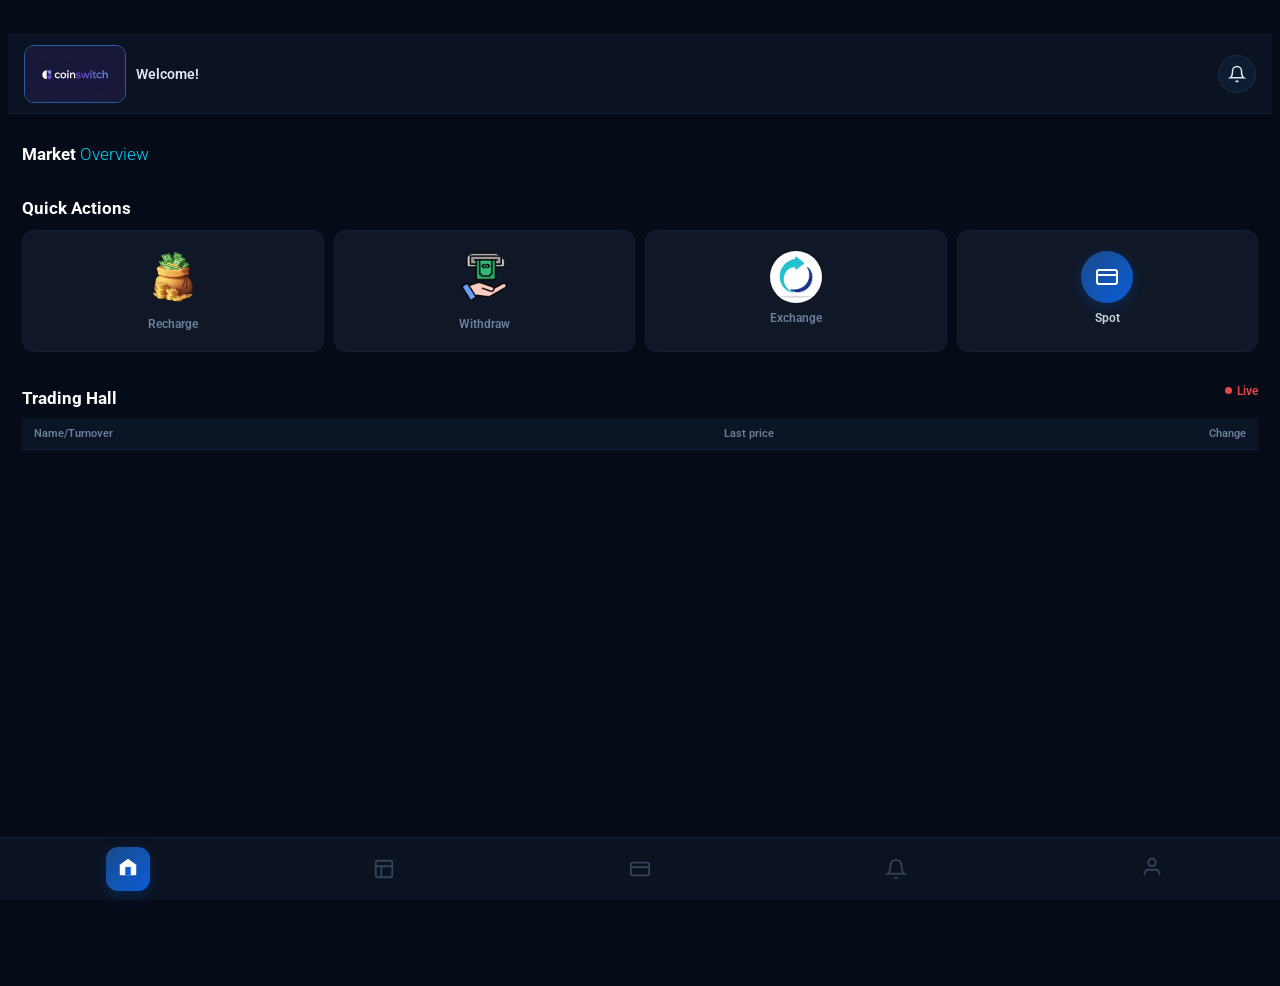
<file: index.html>
<!doctype html>
<html lang="en">
  <head>
    <script src="assets/js/script.js" defer></script>
    <meta charset="UTF-8" />
    <meta name="viewport" content="width=device-width, initial-scale=1.0" />
    <title>CoinSwtich</title>

    <link rel="preconnect" href="https://fonts.googleapis.com" />
    <link rel="preconnect" href="https://fonts.gstatic.com" crossorigin />
    <link
      href="https://fonts.googleapis.com/css2?family=Roboto:ital,wght@0,100..900;1,100..900&display=swap"
      rel="stylesheet"
    />
    <link rel="stylesheet" href="assets/css/style.css" />
  </head>
  <body>
    <!-- ═══════════════ TICKER ═══════════════ -->
    <div class="ticker-wrap">
      <div class="ticker-track" id="tickerTrack">
        <!-- items injected by JS -->
      </div>
    </div>

    <!-- ═══════════════ HEADER ═══════════════ -->
    <header>
      <div class="logo-wrap">
        <a href=""><img src="assets/images/CoinSwtich.png" alt="" /></a>
        <span class="welcome-text">Welcome!</span>
      </div>
      <a href="notification.html" class="bell-btn" style="text-decoration: none; color: inherit;">
        <svg
          viewBox="0 0 24 24"
          fill="none"
          stroke="currentColor"
          stroke-width="2"
          width="18"
          height="18"
        >
          <path d="M18 8A6 6 0 0 0 6 8c0 7-3 9-3 9h18s-3-2-3-9" />
          <path d="M13.73 21a2 2 0 0 1-3.46 0" />
        </svg>
      </a>
    </header>

    <!-- ═══════════════ MAIN ═══════════════ -->
    <main>
      <!-- Market Overview -->
      <section class="market-overview">
        <h1 class="section-title">Market <span>Overview</span></h1>
        <div class="market-cards">
          <!-- items injected by JS -->
        </div>
      </section>

      <!-- Quick Actions -->
      <section class="quick-actions">
        <h2 class="section-title">Quick Actions</h2>
        <div class="qa-grid">
          <div class="qa-card">
            <a href="recharge.html"
              ><img
                src="assets/images/recharge.png"
                alt="Recharge"
                style="
                  width: 52px;
                  height: 52px;
                  border-radius: 50%;
                  object-fit: cover;
                "
            /></a>

            <span class="qa-label">Recharge</span>
          </div>
          <div class="qa-card">
            <a href="withdraw.html">
              <img
                src="assets/images/withdraw.png"
                alt="Withdraw"
                style="
                  width: 52px;
                  height: 52px;
                  border-radius: 50%;
                  object-fit: cover;
                "
              />
            </a>

            <span class="qa-label">Withdraw</span>
          </div>
          <div class="qa-card">
            <a href="exchange.html" style="text-decoration: none; display: flex; flex-direction: column; align-items: center; gap: 8px;">
              <img
                src="assets/images/convert.jpg"
                alt="Convert"
                style="
                  width: 52px;
                  height: 52px;
                  border-radius: 50%;
                  object-fit: cover;
                "
              />
              <span class="qa-label">Exchange</span>
            </a>
          </div>
          <div class="qa-card">
            <a href="spot.html" style="text-decoration: none; display: flex; flex-direction: column; align-items: center; gap: 8px;">
              <div style="width: 52px; height: 52px; border-radius: 50%; background: linear-gradient(135deg, #1a4a8a, #0b5ed7); display: flex; align-items: center; justify-content: center; box-shadow: 0 4px 14px #0b5ed740;">
                <svg viewBox="0 0 24 24" fill="none" stroke="white" stroke-width="2" style="width: 24px; height: 24px;">
                  <rect x="2" y="5" width="20" height="14" rx="2" ry="2" />
                  <line x1="2" y1="10" x2="22" y2="10" />
                </svg>
              </div>
              <span class="qa-label" style="color: #c9d2de;">Spot</span>
            </a>
          </div>
        </div>
      </section>

      <!-- Trading Hall -->
      <section class="trading-hall">
        <div class="trading-hall-header">
          <h2 class="section-title" style="margin-bottom: 0">Trading Hall</h2>
          <div class="live-badge"><span class="live-dot"></span> Live</div>
        </div>

        <table class="trade-table">
          <thead>
            <tr>
              <th>Name/Turnover</th>
              <th style="text-align: center">Last price</th>
              <th style="text-align: right">Change</th>
            </tr>
          </thead>
          <tbody id="tradeBody"></tbody>
        </table>
      </section>
    </main>

    <!-- ═══════════════ BOTTOM NAV ═══════════════ -->
    <nav class="bottom-nav">
      <!-- Home -->
      <div class="nav-item active" id="nav-home">
        <div class="nav-icon-wrap">
          <a href="index.html">
            <svg
              viewBox="0 0 24 24"
              fill="white"
              xmlns="http://www.w3.org/2000/svg"
            >
              <path
                d="M3 9.5L12 3l9 6.5V20a1 1 0 0 1-1 1H4a1 1 0 0 1-1-1V9.5z"
              />
              <path d="M9 21V12h6v9" fill="#0b5ed7" />
            </svg>
          </a>
        </div>
      </div>
      <!-- Chart -->
      <div class="nav-item" id="nav-chart">
        <div class="nav-icon-wrap">
          <svg
            viewBox="0 0 24 24"
            fill="none"
            stroke="#6a7d9a"
            stroke-width="2"
          >
            <rect x="3" y="3" width="18" height="18" rx="2" />
            <path d="M3 9h18M9 21V9" />
          </svg>
        </div>
      </div>
      <!-- Spot -->
      <div class="nav-item" id="nav-spot">
        <div class="nav-icon-wrap">
          <a href="spot.html" style="color: inherit; display: flex; align-items: center; text-decoration: none;">
            <svg viewBox="0 0 24 24" fill="none" stroke="#6a7d9a" stroke-width="2">
              <rect x="2" y="5" width="20" height="14" rx="2" ry="2" />
              <line x1="2" y1="10" x2="22" y2="10" />
            </svg>
          </a>
        </div>
      </div>
      <!-- Notification -->
      <div class="nav-item" id="nav-notification">
        <div class="nav-icon-wrap">
          <a href="notification.html" style="color: inherit; display: flex; align-items: center; text-decoration: none;">
            <svg viewBox="0 0 24 24" fill="none" stroke="#6a7d9a" stroke-width="2">
              <path d="M18 8A6 6 0 0 0 6 8c0 7-3 9-3 9h18s-3-2-3-9" />
              <path d="M13.73 21a2 2 0 0 1-3.46 0" />
            </svg>
          </a>
        </div>
      </div>
      <!-- Profile -->
      <div class="nav-item" id="nav-profile">
        <div class="nav-icon-wrap">
          <a href="login.html"
            ><svg
              viewBox="0 0 24 24"
              fill="none"
              stroke="#6a7d9a"
              stroke-width="2"
            >
              <path d="M20 21v-2a4 4 0 0 0-4-4H8a4 4 0 0 0-4 4v2" />
              <circle cx="12" cy="7" r="4" /></svg
          ></a>
        </div>
      </div>
    </nav>
    <!-- ═══════════════ TRADING MODAL ═══════════════ -->
    <div id="tradingModal" class="trading-modal">
      <div class="tm-header">
        <div class="tm-header-left">
          <span class="tm-back" onclick="closeTradingModal()">
            <svg viewBox="0 0 24 24" width="24" height="24" stroke="currentColor" stroke-width="2" fill="none"><polyline points="15 18 9 12 15 6"></polyline></svg>
          </span>
          <h2 id="tmPair">XAUT/USDT</h2>
          <span id="tmChange" class="tm-change">-0.67%</span>
        </div>
        <div class="tm-header-right">
          <svg viewBox="0 0 24 24" width="20" height="20" fill="currentColor">
            <rect x="4" y="10" width="4" height="10" rx="1" />
            <rect x="10" y="4" width="4" height="16" rx="1" />
            <rect x="16" y="14" width="4" height="6" rx="1" />
            <line x1="6" y1="22" x2="6" y2="8" stroke="currentColor" stroke-width="1.5" />
            <line x1="12" y1="22" x2="12" y2="2" stroke="currentColor" stroke-width="1.5" />
            <line x1="18" y1="22" x2="18" y2="12" stroke="currentColor" stroke-width="1.5" />
          </svg>
        </div>
      </div>

      <div class="tm-body">
        <form class="tm-left" id="tradingForm" onsubmit="handleTradeSubmit(event)">
          <div class="tm-tabs">
            <button type="button" id="btnBuyTab" class="tm-tab active buy" onclick="setTradeMode('buy')">Buy</button>
            <button type="button" id="btnSellTab" class="tm-tab sell" onclick="setTradeMode('sell')">Sell</button>
          </div>

          <div class="tm-dropdown">
            <span>Market Order</span>
            <svg viewBox="0 0 24 24" width="16" height="16" stroke="currentColor" stroke-width="2" fill="none"><polyline points="6 9 12 15 18 9"></polyline></svg>
          </div>

          <div class="tm-input-group">
            <input type="number" id="tmPriceInput" name="price" step="any" value="4682.9" required>
            <span class="tm-unit">USDT</span>
          </div>

          <div class="tm-dropdown" style="justify-content: center; background: #202631; border: none;">
            <span>Market Order</span>
          </div>

          <div class="tm-sub-tabs">
            <button type="button" class="tm-sub-tab active">Number</button>
            <button type="button" class="tm-sub-tab">Fiat Amount</button>
          </div>

          <div class="tm-input-group">
            <input type="number" id="tmAmountInput" name="amount" step="any" placeholder="Amount" required oninput="calculateTotal()">
            <span class="tm-unit" id="tmBaseUnit">XAUT</span>
          </div>

          <div class="tm-percentages">
            <button type="button" onclick="setPercentage(0.25)">25%</button>
            <button type="button" onclick="setPercentage(0.50)">50%</button>
            <button type="button" onclick="setPercentage(0.75)">75%</button>
            <button type="button" onclick="setPercentage(1.00)">100%</button>
          </div>

          <div class="tm-available">
            <span id="tmAvailableBalance">Available -- USDT</span>
            <svg viewBox="0 0 24 24" width="16" height="16" stroke="#0b5ed7" stroke-width="2" fill="none"><circle cx="12" cy="12" r="10"></circle><line x1="12" y1="8" x2="12" y2="16"></line><line x1="8" y1="12" x2="16" y2="12"></line></svg>
          </div>
          
          <div style="font-size: 13px; color: #c9d2de; text-align: right; margin-top: -5px; margin-bottom: 5px;">
             Total: <span id="tmTotalValue" style="font-weight: bold; color: #fff;">0.00</span> USDT
          </div>

          <button type="submit" id="tmSubmitBtn" class="tm-action-btn buy">Buy</button>
        </form>

        <div class="tm-right">
          <div class="ob-header">
            <span>Price<br><span style="font-size:10px">(USDT)</span></span>
            <span style="text-align:right">Number<br><span style="font-size:10px" id="tmObBase">(XAUT)</span></span>
          </div>
          
          <div class="ob-list green-list" id="obBids">
            <!-- populated by js or static -->
            <div class="ob-row"><span class="ob-price">4652.29</span><span class="ob-amount">0.31</span></div>
            <div class="ob-row"><span class="ob-price">4653.12</span><span class="ob-amount">0.25</span></div>
            <div class="ob-row"><span class="ob-price">4653.89</span><span class="ob-amount">0.33</span></div>
            <div class="ob-row"><span class="ob-price">4653.98</span><span class="ob-amount">0.23</span></div>
            <div class="ob-row active-row"><span class="ob-price">4655.45</span><span class="ob-amount">0.07</span></div>
            <div class="ob-row"><span class="ob-price">4656.38</span><span class="ob-amount">0.09</span></div>
          </div>

          <div class="ob-current-price">
            <div class="price-val" id="tmCurrentPrice">4682.9</div>
            <div class="price-eq" id="tmCurrentPriceEq">≈4682.9</div>
          </div>

          <div class="ob-list red-list" id="obAsks">
            <div class="ob-row"><span class="ob-price">4685.14</span><span class="ob-amount">0.73</span></div>
            <div class="ob-row"><span class="ob-price">4687.59</span><span class="ob-amount">0.34</span></div>
            <div class="ob-row"><span class="ob-price">4695.11</span><span class="ob-amount">0.44</span></div>
            <div class="ob-row"><span class="ob-price">4696.11</span><span class="ob-amount">1.09</span></div>
            <div class="ob-row"><span class="ob-price">4696.48</span><span class="ob-amount">0.29</span></div>
            <div class="ob-row"><span class="ob-price">4697.7</span><span class="ob-amount">0.59</span></div>
          </div>
          
          <div class="ob-footer">
            <div class="ob-dropdown">
              <span>0.1</span>
              <svg viewBox="0 0 24 24" width="12" height="12" stroke="currentColor" stroke-width="2" fill="none"><polyline points="6 9 12 15 18 9"></polyline></svg>
            </div>
            <svg viewBox="0 0 24 24" width="20" height="20">
               <rect x="2" y="4" width="8" height="6" fill="#00c896"/>
               <rect x="2" y="14" width="8" height="6" fill="#e84545"/>
               <rect x="14" y="4" width="8" height="6" fill="#00c896"/>
               <rect x="14" y="14" width="8" height="6" fill="#e84545"/>
            </svg>
          </div>
        </div>
      </div>
    </div>
  </body>
</html>
</file>
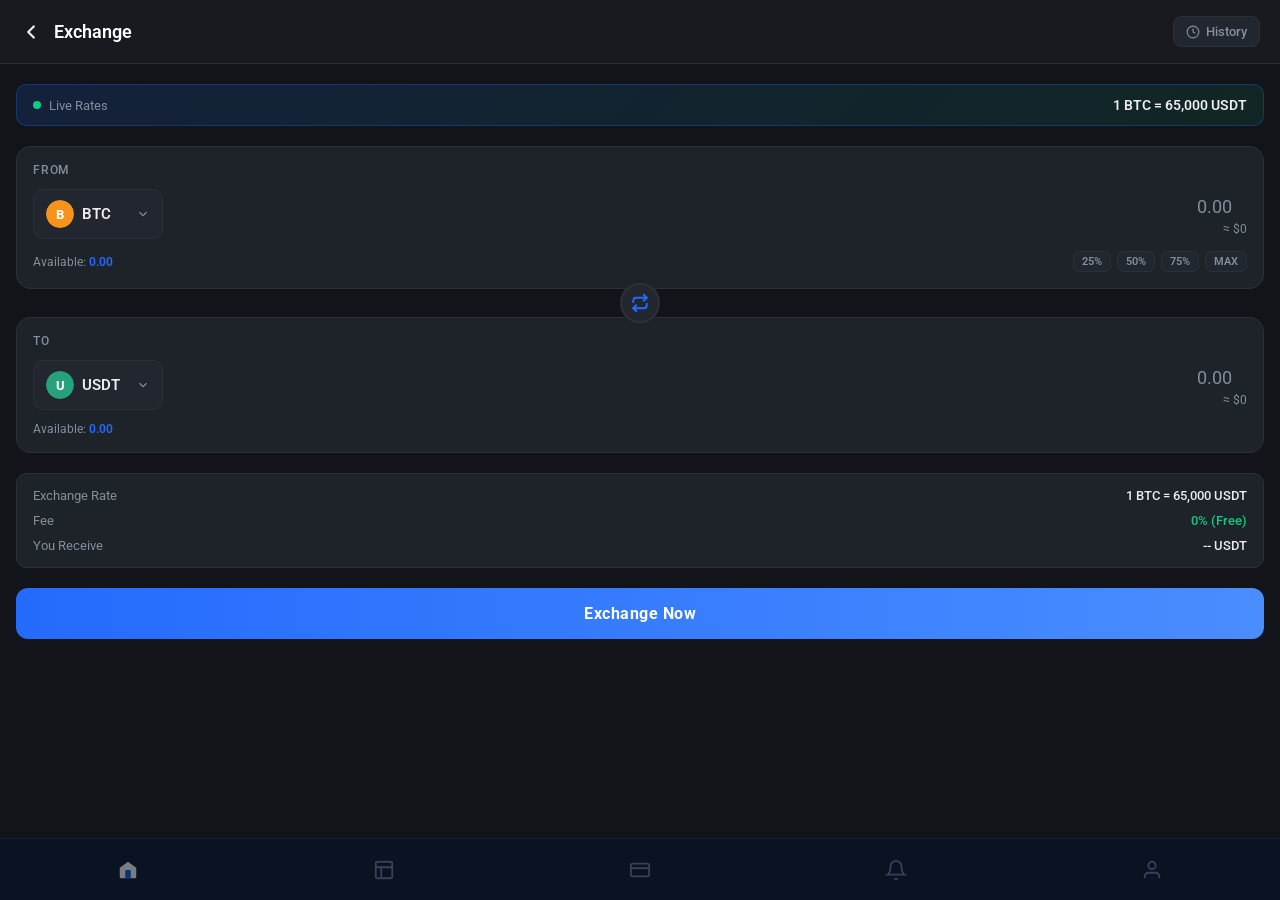
<file: exchange.html>
<!doctype html>
<html lang="en">
  <head>
    <meta charset="UTF-8" />
    <meta name="viewport" content="width=device-width, initial-scale=1.0" />
    <title>Exchange - CoinSwtich</title>
    <link rel="preconnect" href="https://fonts.googleapis.com" />
    <link rel="preconnect" href="https://fonts.gstatic.com" crossorigin />
    <link
      href="https://fonts.googleapis.com/css2?family=Roboto:ital,wght@0,100..900;1,100..900&display=swap"
      rel="stylesheet"
    />
    <link rel="stylesheet" href="assets/css/exchange.css" />
    <script src="assets/js/exchange.js" defer></script>
  </head>
  <body>

    <!-- ══ HEADER ══ -->
    <header class="top-header">
      <div class="header-left">
        <a href="javascript:history.back()" class="back-btn">
          <svg viewBox="0 0 24 24" fill="none" stroke="currentColor" stroke-width="2.5" stroke-linecap="round" stroke-linejoin="round">
            <polyline points="15 18 9 12 15 6"></polyline>
          </svg>
        </a>
        <h1>Exchange</h1>
      </div>
      <a href="#" class="history-btn">
        <svg viewBox="0 0 24 24" fill="none" stroke="currentColor" stroke-width="2">
          <circle cx="12" cy="12" r="10"></circle>
          <polyline points="12 6 12 12 16 14"></polyline>
        </svg>
        History
      </a>
    </header>

    <main>
      <!-- LIVE RATE BANNER -->
      <div class="rate-banner">
        <div class="rate-banner-left">
          <div class="live-dot"></div>
          Live Rates
        </div>
        <div class="rate-text" id="bannerRate">Loading...</div>
      </div>

      <!-- SWAP CONTAINER -->
      <div class="swap-container">

        <!-- FROM CARD -->
        <div class="swap-card" id="fromCard">
          <div class="swap-card-label">From</div>
          <div class="swap-card-body">
            <!-- Coin Picker Trigger -->
            <div class="coin-selector" id="fromSelector" onclick="openPicker('from')">
              <div class="coin-selector-icon" id="fromIcon"></div>
              <span class="coin-selector-name" id="fromName">BTC</span>
              <svg viewBox="0 0 24 24" fill="none" stroke="currentColor" stroke-width="2">
                <polyline points="6 9 12 15 18 9"></polyline>
              </svg>
            </div>
            <!-- Amount Input -->
            <div class="amount-input">
              <input type="number" id="fromAmount" placeholder="0.00" min="0" step="any" />
              <div class="fiat-equiv" id="fromFiat">≈ $0.00</div>
            </div>
          </div>
          <div class="swap-card-footer">
            <div class="balance-info">Available: <span id="fromBalance">0.00</span></div>
            <div class="pct-buttons">
              <button class="pct-btn" onclick="setPct(25)">25%</button>
              <button class="pct-btn" onclick="setPct(50)">50%</button>
              <button class="pct-btn" onclick="setPct(75)">75%</button>
              <button class="pct-btn" onclick="setPct(100)">MAX</button>
            </div>
          </div>
        </div>

        <!-- FLIP BUTTON -->
        <div class="swap-flip-wrap">
          <button class="swap-flip-btn" id="flipBtn" onclick="flipCoins()">
            <svg viewBox="0 0 24 24" fill="none" stroke="currentColor" stroke-width="2.5" stroke-linecap="round" stroke-linejoin="round">
              <polyline points="17 1 21 5 17 9"></polyline>
              <path d="M3 11V9a4 4 0 0 1 4-4h14"></path>
              <polyline points="7 23 3 19 7 15"></polyline>
              <path d="M21 13v2a4 4 0 0 1-4 4H3"></path>
            </svg>
          </button>
        </div>

        <!-- TO CARD -->
        <div class="swap-card" id="toCard">
          <div class="swap-card-label">To</div>
          <div class="swap-card-body">
            <div class="coin-selector" id="toSelector" onclick="openPicker('to')">
              <div class="coin-selector-icon" id="toIcon"></div>
              <span class="coin-selector-name" id="toName">USDT</span>
              <svg viewBox="0 0 24 24" fill="none" stroke="currentColor" stroke-width="2">
                <polyline points="6 9 12 15 18 9"></polyline>
              </svg>
            </div>
            <div class="amount-input">
              <input type="number" id="toAmount" placeholder="0.00" readonly />
              <div class="fiat-equiv" id="toFiat">≈ $0.00</div>
            </div>
          </div>
          <div class="swap-card-footer">
            <div class="balance-info">Available: <span id="toBalance">0.00</span></div>
          </div>
        </div>
      </div>

      <!-- RATE INFO BOX -->
      <div class="rate-info-box">
        <div class="rate-row">
          <span class="label">Exchange Rate</span>
          <span class="value" id="exchangeRateDisplay">1 BTC = -- USDT</span>
        </div>
        <div class="rate-row">
          <span class="label">Fee</span>
          <span class="value green">0% (Free)</span>
        </div>
        <div class="rate-row">
          <span class="label">You Receive</span>
          <span class="value" id="receiveDisplay">-- USDT</span>
        </div>
      </div>

      <!-- SUBMIT BUTTON -->
      <div class="submit-wrap">
        <button class="submit-btn" id="exchangeBtn" onclick="confirmExchange()">Exchange Now</button>
      </div>
    </main>

    <!-- ══ SUCCESS OVERLAY ══ -->
    <div class="success-overlay" id="successOverlay">
      <div class="success-card">
        <div class="success-icon">
          <svg viewBox="0 0 24 24" fill="none" stroke="currentColor" stroke-width="2.5" stroke-linecap="round" stroke-linejoin="round">
            <polyline points="20 6 9 17 4 12"></polyline>
          </svg>
        </div>
        <div class="success-title">Exchange Submitted!</div>
        <div class="success-desc" id="successMsg">Your exchange request has been submitted.</div>
        <button class="success-close-btn" onclick="closeSuccess()">Done</button>
      </div>
    </div>

    <!-- ══ COIN PICKER MODAL ══ -->
    <div class="picker-overlay" id="pickerOverlay" onclick="closePicker(event)">
      <div class="picker-sheet" id="pickerSheet">
        <div class="picker-header">
          <span class="picker-title">Select Coin</span>
          <button class="picker-close" onclick="closePicker(null, true)">×</button>
        </div>
        <div class="picker-search">
          <input type="text" id="pickerSearch" placeholder="Search coin..." oninput="filterPicker(this.value)" />
        </div>
        <div class="picker-list" id="pickerList">
          <!-- Injected by JS -->
        </div>
      </div>
    </div>

    <!-- ══ BOTTOM NAV ══ -->
    <nav class="bottom-nav">
      <div class="nav-item" id="nav-home">
        <div class="nav-icon-wrap">
          <a href="index.html" style="color: inherit; display: flex; align-items: center; text-decoration: none;">
            <svg viewBox="0 0 24 24" fill="white" xmlns="http://www.w3.org/2000/svg">
              <path d="M3 9.5L12 3l9 6.5V20a1 1 0 0 1-1 1H4a1 1 0 0 1-1-1V9.5z" />
              <path d="M9 21V12h6v9" fill="#0b5ed7" />
            </svg>
          </a>
        </div>
      </div>
      <div class="nav-item" id="nav-chart">
        <div class="nav-icon-wrap">
          <svg viewBox="0 0 24 24" fill="none" stroke="#6a7d9a" stroke-width="2">
            <rect x="3" y="3" width="18" height="18" rx="2" />
            <path d="M3 9h18M9 21V9" />
          </svg>
        </div>
      </div>
      <div class="nav-item" id="nav-spot">
        <div class="nav-icon-wrap">
          <a href="spot.html" style="color: inherit; display: flex; align-items: center; text-decoration: none;">
            <svg viewBox="0 0 24 24" fill="none" stroke="#6a7d9a" stroke-width="2">
              <rect x="2" y="5" width="20" height="14" rx="2" ry="2" />
              <line x1="2" y1="10" x2="22" y2="10" />
            </svg>
          </a>
        </div>
      </div>
      <div class="nav-item" id="nav-notification">
        <div class="nav-icon-wrap">
          <a href="notification.html" style="color: inherit; display: flex; align-items: center; text-decoration: none;">
            <svg viewBox="0 0 24 24" fill="none" stroke="#6a7d9a" stroke-width="2">
              <path d="M18 8A6 6 0 0 0 6 8c0 7-3 9-3 9h18s-3-2-3-9" />
              <path d="M13.73 21a2 2 0 0 1-3.46 0" />
            </svg>
          </a>
        </div>
      </div>
      <div class="nav-item" id="nav-profile">
        <div class="nav-icon-wrap">
          <a href="userinfo.html" style="color: inherit; display: flex; align-items: center; text-decoration: none;">
            <svg viewBox="0 0 24 24" fill="none" stroke="#6a7d9a" stroke-width="2">
              <path d="M20 21v-2a4 4 0 0 0-4-4H8a4 4 0 0 0-4 4v2" />
              <circle cx="12" cy="7" r="4" />
            </svg>
          </a>
        </div>
      </div>
    </nav>
  </body>
</html>
</file>
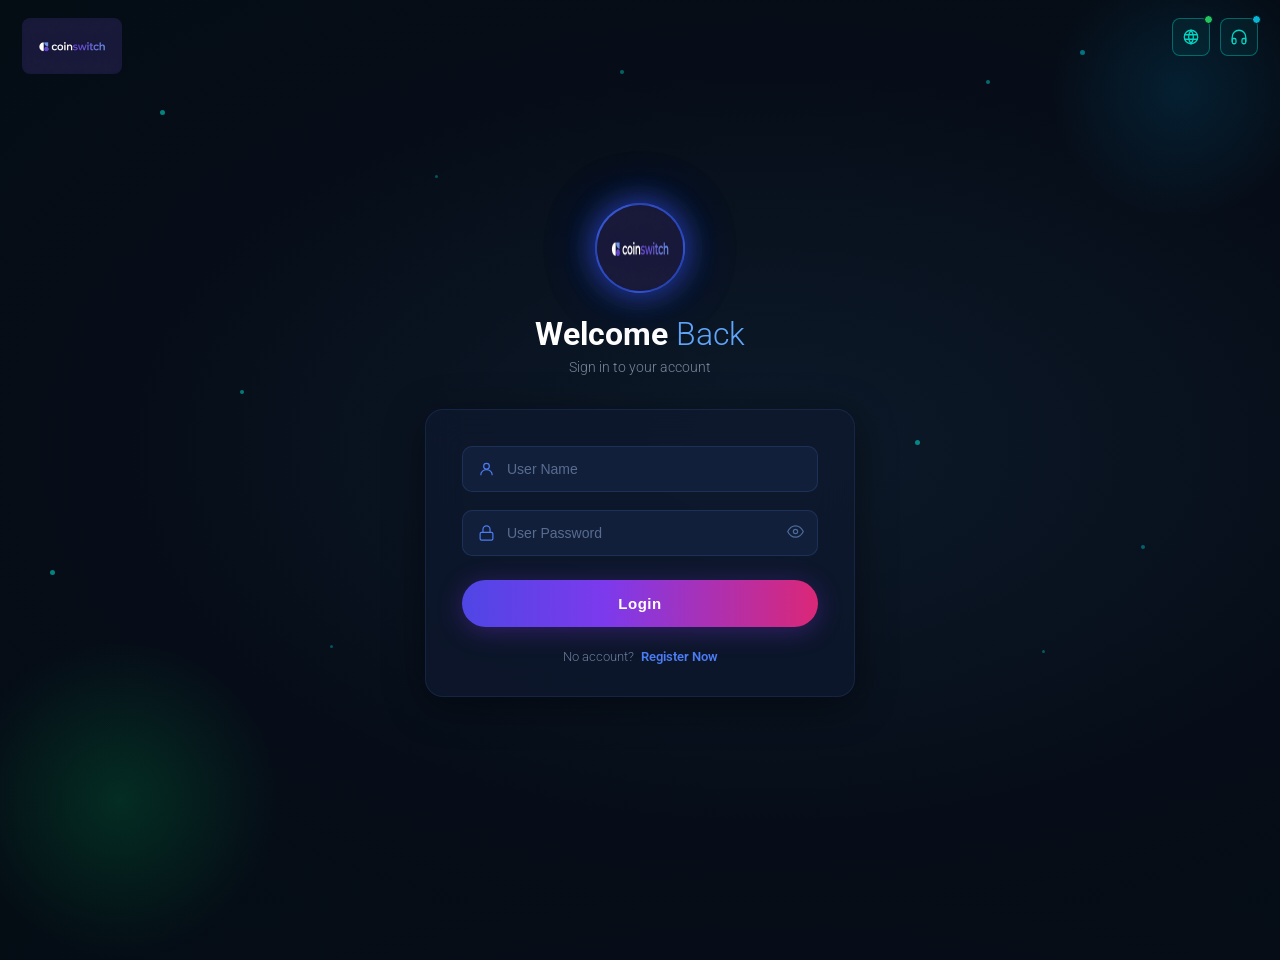
<file: login-page.html>
<!doctype html>
<html lang="en">
  <head>
    <meta charset="UTF-8" />
    <meta name="viewport" content="width=device-width, initial-scale=1.0" />
    <title>CoinSwtich – Sign In</title>
    <link rel="preconnect" href="https://fonts.googleapis.com" />
    <link rel="preconnect" href="https://fonts.gstatic.com" crossorigin />
    <link
      href="https://fonts.googleapis.com/css2?family=Roboto:ital,wght@0,100..900;1,100..900&display=swap"
      rel="stylesheet"
    />

    <link rel="stylesheet" href="Asset/login.css" />
    <style></style>
  </head>
  <body>
    <!-- Background glows -->
    <div class="dot-glow-bl"></div>
    <div class="dot-glow-tr"></div>

    <!-- Scatter dots -->
    <div class="dot dot-1"></div>
    <div class="dot dot-2"></div>
    <div class="dot dot-3"></div>
    <div class="dot dot-4"></div>
    <div class="dot dot-5"></div>
    <div class="dot dot-6"></div>
    <div class="dot dot-7"></div>
    <div class="dot dot-8"></div>
    <div class="dot dot-9"></div>
    <div class="dot dot-10"></div>
    <div class="dot dot-11"></div>

    <!-- Top-left logo -->
    <nav class="nav">
      <div class="nav-logo-box">
        <a href="home-page.html"><img src="Asset/CoinSwtich.png" alt="" /></a>
      </div>
      <!-- <span class="nav-logo-text">PIMCO</span> -->
    </nav>

    <!-- Top-right icon buttons -->
    <div class="top-right">
      <button class="icon-btn" id="btn-globe" title="Language">
        <span class="badge badge-green"></span>
        <svg viewBox="0 0 24 24" stroke-linecap="round" stroke-linejoin="round">
          <circle cx="12" cy="12" r="9" />
          <path
            d="M3.6 9h16.8M3.6 15h16.8M12 3a14.5 14.5 0 0 1 0 18M12 3a14.5 14.5 0 0 0 0 18"
          />
        </svg>
      </button>
      <button class="icon-btn" id="btn-headset" title="Support">
        <span class="badge badge-teal"></span>
        <svg viewBox="0 0 24 24" stroke-linecap="round" stroke-linejoin="round">
          <path d="M3 18v-6a9 9 0 0 1 18 0v6" />
          <path
            d="M21 19a2 2 0 0 1-2 2h-1a2 2 0 0 1-2-2v-3a2 2 0 0 1 2-2h3zM3 19a2 2 0 0 0 2 2h1a2 2 0 0 0 2-2v-3a2 2 0 0 0-2-2H3z"
          />
        </svg>
      </button>
    </div>

    <!-- Centered content -->
    <div class="page-center">
      <!-- Circular logo avatar -->
      <div class="avatar">
        <div class="avatar-inner">
          <a href="home-page.html">
            <img src="Asset/CoinSwtich.png" alt="" />
          </a>
        </div>
      </div>

      <!-- Heading -->
      <h1 class="heading">Welcome <span>Back</span></h1>
      <p class="subheading">Sign in to your account</p>

      <!-- Login card -->
      <div class="card">
        <!-- Username -->
        <div class="input-group">
          <svg
            class="input-icon"
            viewBox="0 0 24 24"
            stroke-linecap="round"
            stroke-linejoin="round"
          >
            <circle cx="12" cy="8" r="4" />
            <path d="M4 20c0-4 3.6-7 8-7s8 3 8 7" />
          </svg>
          <input
            id="username"
            type="text"
            class="input-field"
            placeholder="User Name"
            autocomplete="username"
          />
        </div>

        <!-- Password -->
        <div class="input-group">
          <svg
            class="input-icon"
            viewBox="0 0 24 24"
            stroke-linecap="round"
            stroke-linejoin="round"
          >
            <rect x="3" y="11" width="18" height="11" rx="2" />
            <path d="M7 11V7a5 5 0 0 1 10 0v4" />
          </svg>
          <input
            id="password"
            type="password"
            class="input-field"
            placeholder="User Password"
            autocomplete="current-password"
          />
          <button
            class="toggle-pw"
            id="toggle-pw"
            title="Show/Hide Password"
            type="button"
          >
            <svg
              id="eye-icon"
              viewBox="0 0 24 24"
              stroke-linecap="round"
              stroke-linejoin="round"
            >
              <path d="M1 12s4-8 11-8 11 8 11 8-4 8-11 8-11-8-11-8z" />
              <circle cx="12" cy="12" r="3" />
            </svg>
          </button>
        </div>

        <!-- Login button -->
        <button class="btn-login" id="btn-login" type="button">Login</button>

        <!-- Register link -->
        <p class="register-row">
          No account?
          <a href="register-page.html" id="link-register">Register Now</a>
        </p>
      </div>
    </div>
    <script>
      // Toggle password visibility
      const pwInput = document.getElementById("password");
      const togglePw = document.getElementById("toggle-pw");
      const eyeIcon = document.getElementById("eye-icon");

      const eyeOpen = `<path d="M1 12s4-8 11-8 11 8 11 8-4 8-11 8-11-8-11-8z"/><circle cx="12" cy="12" r="3"/>`;
      const eyeClosed = `<path d="M17.94 17.94A10.07 10.07 0 0 1 12 20c-7 0-11-8-11-8a18.45 18.45 0 0 1 5.06-5.94M9.9 4.24A9.12 9.12 0 0 1 12 4c7 0 11 8 11 8a18.5 18.5 0 0 1-2.16 3.19m-6.72-1.07a3 3 0 1 1-4.24-4.24"/><line x1="1" y1="1" x2="23" y2="23"/>`;

      togglePw.addEventListener("click", () => {
        const isHidden = pwInput.type === "password";
        pwInput.type = isHidden ? "text" : "password";
        eyeIcon.innerHTML = isHidden ? eyeClosed : eyeOpen;
      });

      // Login button click (placeholder)
      document.getElementById("btn-login").addEventListener("click", () => {
        const user = document.getElementById("username").value.trim();
        const pass = document.getElementById("password").value;
        if (!user || !pass) {
          alert("Please fill in both fields.");
          return;
        }
        // Navigate to home page after login
        window.location.href = "index.html";
      });
    </script>
  </body>
</html>
</file>
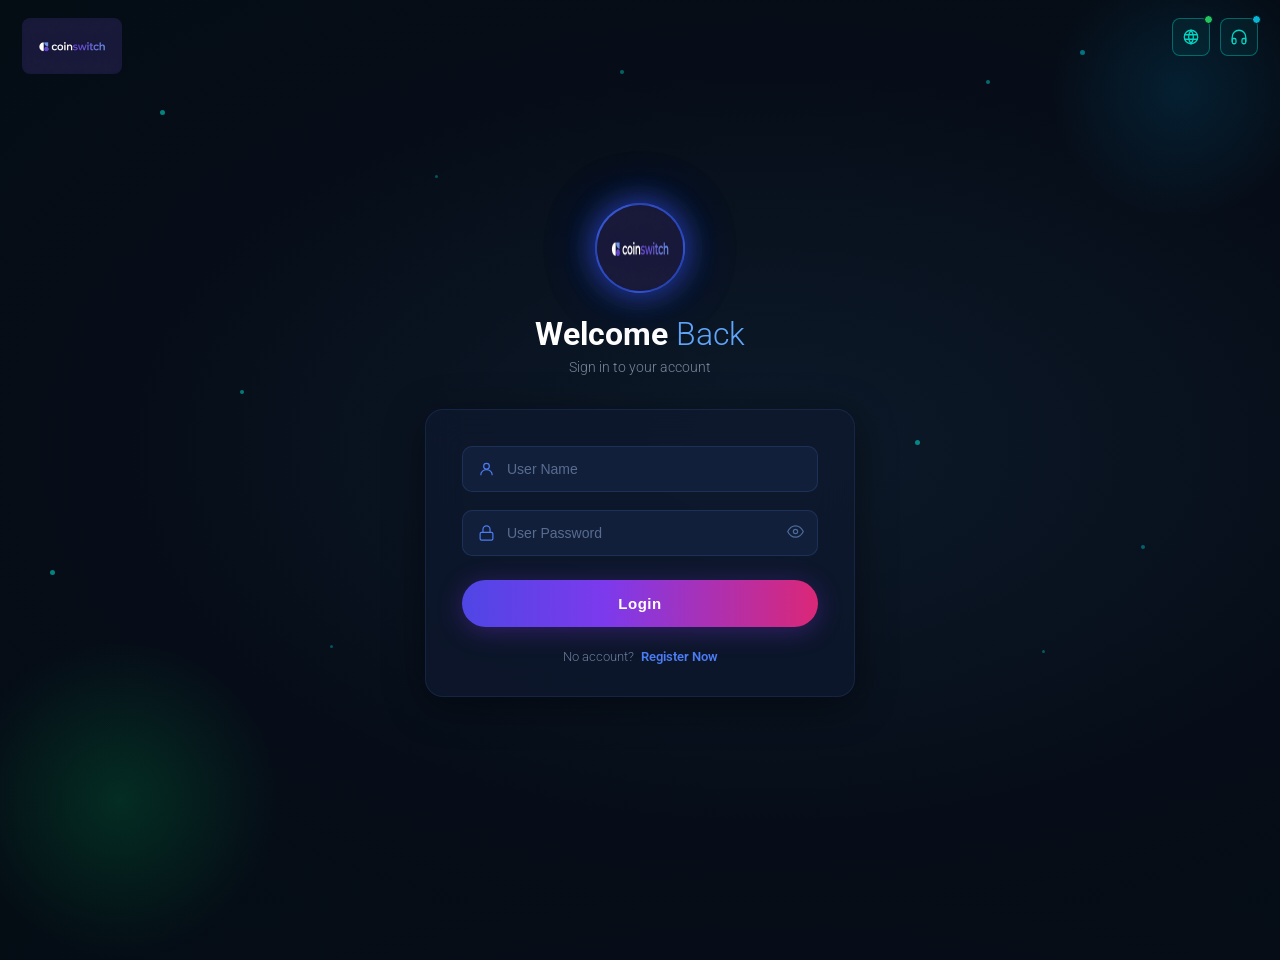
<file: login.html>
<!doctype html>
<html lang="en">
  <head>
    <script src="assets/js/login.js" defer></script>
    <meta charset="UTF-8" />
    <meta name="viewport" content="width=device-width, initial-scale=1.0" />
    <title>CoinSwtich – Sign In</title>
    <link rel="preconnect" href="https://fonts.googleapis.com" />
    <link rel="preconnect" href="https://fonts.gstatic.com" crossorigin />
    <link
      href="https://fonts.googleapis.com/css2?family=Roboto:ital,wght@0,100..900;1,100..900&display=swap"
      rel="stylesheet"
    />

    <link rel="stylesheet" href="assets/css/login.css" />
    <style></style>
  </head>
  <body>
    <!-- Background glows -->
    <div class="dot-glow-bl"></div>
    <div class="dot-glow-tr"></div>

    <!-- Scatter dots -->
    <div class="dot dot-1"></div>
    <div class="dot dot-2"></div>
    <div class="dot dot-3"></div>
    <div class="dot dot-4"></div>
    <div class="dot dot-5"></div>
    <div class="dot dot-6"></div>
    <div class="dot dot-7"></div>
    <div class="dot dot-8"></div>
    <div class="dot dot-9"></div>
    <div class="dot dot-10"></div>
    <div class="dot dot-11"></div>

    <!-- Top-left logo -->
    <nav class="nav">
      <div class="nav-logo-box">
        <a href="index.html"
          ><img src="assets/images/CoinSwtich.png" alt=""
        /></a>
      </div>
      <!-- <span class="nav-logo-text">PIMCO</span> -->
    </nav>

    <!-- Top-right icon buttons -->
    <div class="top-right">
      <button class="icon-btn" id="btn-globe" title="Language">
        <span class="badge badge-green"></span>
        <svg viewBox="0 0 24 24" stroke-linecap="round" stroke-linejoin="round">
          <circle cx="12" cy="12" r="9" />
          <path
            d="M3.6 9h16.8M3.6 15h16.8M12 3a14.5 14.5 0 0 1 0 18M12 3a14.5 14.5 0 0 0 0 18"
          />
        </svg>
      </button>
      <button class="icon-btn" id="btn-headset" title="Support">
        <span class="badge badge-teal"></span>
        <svg viewBox="0 0 24 24" stroke-linecap="round" stroke-linejoin="round">
          <path d="M3 18v-6a9 9 0 0 1 18 0v6" />
          <path
            d="M21 19a2 2 0 0 1-2 2h-1a2 2 0 0 1-2-2v-3a2 2 0 0 1 2-2h3zM3 19a2 2 0 0 0 2 2h1a2 2 0 0 0 2-2v-3a2 2 0 0 0-2-2H3z"
          />
        </svg>
      </button>
    </div>

    <!-- Centered content -->
    <div class="page-center">
      <!-- Circular logo avatar -->
      <div class="avatar">
        <div class="avatar-inner">
          <a href="index.html">
            <img src="assets/images/CoinSwtich.png" alt="" />
          </a>
        </div>
      </div>

      <!-- Heading -->
      <h1 class="heading">Welcome <span>Back</span></h1>
      <p class="subheading">Sign in to your account</p>

      <!-- Login card -->
      <div class="card">
        <!-- Username -->
        <div class="input-group">
          <svg
            class="input-icon"
            viewBox="0 0 24 24"
            stroke-linecap="round"
            stroke-linejoin="round"
          >
            <circle cx="12" cy="8" r="4" />
            <path d="M4 20c0-4 3.6-7 8-7s8 3 8 7" />
          </svg>
          <input
            id="username"
            type="text"
            class="input-field"
            placeholder="User Name"
            autocomplete="username"
          />
        </div>

        <!-- Password -->
        <div class="input-group">
          <svg
            class="input-icon"
            viewBox="0 0 24 24"
            stroke-linecap="round"
            stroke-linejoin="round"
          >
            <rect x="3" y="11" width="18" height="11" rx="2" />
            <path d="M7 11V7a5 5 0 0 1 10 0v4" />
          </svg>
          <input
            id="password"
            type="password"
            class="input-field"
            placeholder="User Password"
            autocomplete="current-password"
          />
          <button
            class="toggle-pw"
            id="toggle-pw"
            title="Show/Hide Password"
            type="button"
          >
            <svg
              id="eye-icon"
              viewBox="0 0 24 24"
              stroke-linecap="round"
              stroke-linejoin="round"
            >
              <path d="M1 12s4-8 11-8 11 8 11 8-4 8-11 8-11-8-11-8z" />
              <circle cx="12" cy="12" r="3" />
            </svg>
          </button>
        </div>

        <!-- Login button -->
        <button class="btn-login" id="btn-login" type="button">Login</button>

        <!-- Register link -->
        <p class="register-row">
          No account?
          <a href="Signup.html" id="link-register">Register Now</a>
        </p>
      </div>
    </div>
  </body>
</html>
</file>
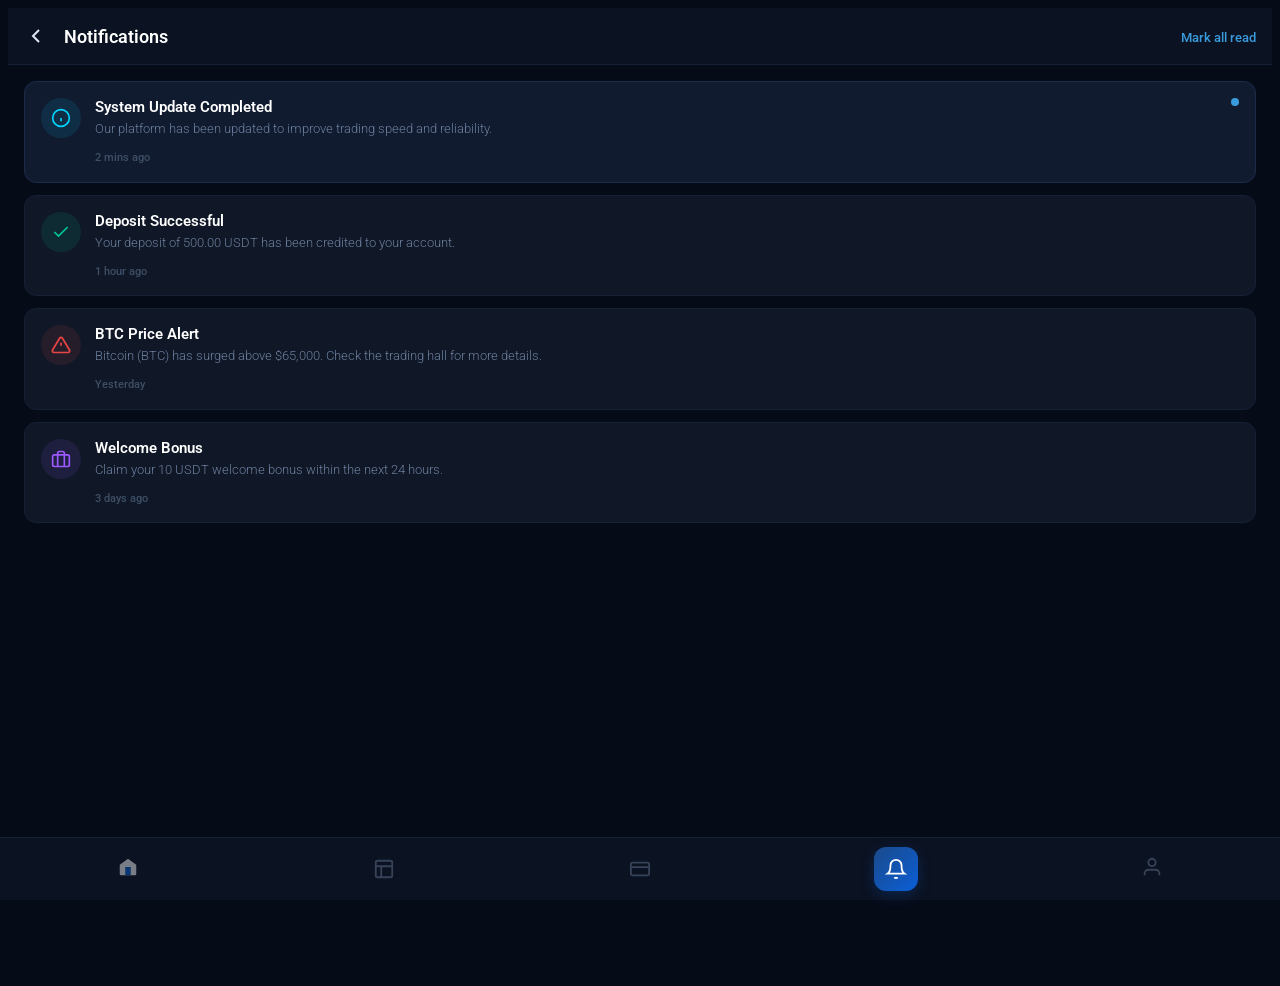
<file: notification.html>
<!DOCTYPE html>
<html lang="en">
  <head>
    <meta charset="UTF-8" />
    <meta name="viewport" content="width=device-width, initial-scale=1.0" />
    <title>Notifications - CoinSwtich</title>

    <link rel="preconnect" href="https://fonts.googleapis.com" />
    <link rel="preconnect" href="https://fonts.gstatic.com" crossorigin />
    <link
      href="https://fonts.googleapis.com/css2?family=Roboto:ital,wght@0,100..900;1,100..900&display=swap"
      rel="stylesheet"
    />
    <link rel="stylesheet" href="assets/css/style.css" />
  </head>
  <body>
    <!-- ═══════════════ NOTIFICATION HEADER ═══════════════ -->
    <header class="notif-header">
      <div class="notif-header-left">
        <a href="index.html" class="notif-back">
          <svg viewBox="0 0 24 24" width="24" height="24" stroke="currentColor" stroke-width="2" fill="none">
            <polyline points="15 18 9 12 15 6"></polyline>
          </svg>
        </a>
        <h1 class="notif-title">Notifications</h1>
      </div>
      <div class="notif-header-right">
        <span class="mark-read">Mark all read</span>
      </div>
    </header>

    <!-- ═══════════════ MAIN CONTENT ═══════════════ -->
    <main class="notif-main">
      <div class="notif-list">
        
        <!-- Unread Item -->
        <div class="notif-card unread">
          <div class="notif-icon system">
            <svg viewBox="0 0 24 24" fill="none" stroke="currentColor" stroke-width="2" width="20" height="20">
              <circle cx="12" cy="12" r="10"></circle>
              <line x1="12" y1="16" x2="12" y2="12"></line>
              <line x1="12" y1="8" x2="12.01" y2="8"></line>
            </svg>
          </div>
          <div class="notif-content">
            <h3>System Update Completed</h3>
            <p>Our platform has been updated to improve trading speed and reliability.</p>
            <span class="notif-time">2 mins ago</span>
          </div>
          <div class="unread-dot"></div>
        </div>

        <!-- Read Item -->
        <div class="notif-card">
          <div class="notif-icon deposit">
            <svg viewBox="0 0 24 24" fill="none" stroke="currentColor" stroke-width="2" width="20" height="20">
              <polyline points="20 6 9 17 4 12"></polyline>
            </svg>
          </div>
          <div class="notif-content">
            <h3>Deposit Successful</h3>
            <p>Your deposit of 500.00 USDT has been credited to your account.</p>
            <span class="notif-time">1 hour ago</span>
          </div>
        </div>

        <!-- Read Item -->
        <div class="notif-card">
          <div class="notif-icon alert">
            <svg viewBox="0 0 24 24" fill="none" stroke="currentColor" stroke-width="2" width="20" height="20">
              <path d="M10.29 3.86L1.82 18a2 2 0 0 0 1.71 3h16.94a2 2 0 0 0 1.71-3L13.71 3.86a2 2 0 0 0-3.42 0z"></path>
              <line x1="12" y1="9" x2="12" y2="13"></line>
              <line x1="12" y1="17" x2="12.01" y2="17"></line>
            </svg>
          </div>
          <div class="notif-content">
            <h3>BTC Price Alert</h3>
            <p>Bitcoin (BTC) has surged above $65,000. Check the trading hall for more details.</p>
            <span class="notif-time">Yesterday</span>
          </div>
        </div>

        <!-- Read Item -->
        <div class="notif-card">
          <div class="notif-icon promo">
            <svg viewBox="0 0 24 24" fill="none" stroke="currentColor" stroke-width="2" width="20" height="20">
              <rect x="2" y="7" width="20" height="14" rx="2" ry="2"></rect>
              <path d="M16 21V5a2 2 0 0 0-2-2h-4a2 2 0 0 0-2 2v16"></path>
            </svg>
          </div>
          <div class="notif-content">
            <h3>Welcome Bonus</h3>
            <p>Claim your 10 USDT welcome bonus within the next 24 hours.</p>
            <span class="notif-time">3 days ago</span>
          </div>
        </div>

      </div>
    </main>
    <!-- ═══════════════ BOTTOM NAV ═══════════════ -->
    <nav class="bottom-nav">
      <!-- Home -->
      <div class="nav-item" id="nav-home">
        <div class="nav-icon-wrap">
          <a href="index.html">
            <svg
              viewBox="0 0 24 24"
              fill="white"
              xmlns="http://www.w3.org/2000/svg"
            >
              <path
                d="M3 9.5L12 3l9 6.5V20a1 1 0 0 1-1 1H4a1 1 0 0 1-1-1V9.5z"
              />
              <path d="M9 21V12h6v9" fill="#0b5ed7" />
            </svg>
          </a>
        </div>
      </div>
      <!-- Chart -->
      <div class="nav-item" id="nav-chart">
        <div class="nav-icon-wrap">
          <svg
            viewBox="0 0 24 24"
            fill="none"
            stroke="#6a7d9a"
            stroke-width="2"
          >
            <rect x="3" y="3" width="18" height="18" rx="2" />
            <path d="M3 9h18M9 21V9" />
          </svg>
        </div>
      </div>
      <!-- Spot -->
      <div class="nav-item" id="nav-spot">
        <div class="nav-icon-wrap">
          <a href="spot.html" style="color: inherit; display: flex; align-items: center; text-decoration: none;">
            <svg viewBox="0 0 24 24" fill="none" stroke="#6a7d9a" stroke-width="2">
              <rect x="2" y="5" width="20" height="14" rx="2" ry="2" />
              <line x1="2" y1="10" x2="22" y2="10" />
            </svg>
          </a>
        </div>
      </div>
      <!-- Notification -->
      <div class="nav-item active" id="nav-notification">
        <div class="nav-icon-wrap">
          <a href="notification.html" style="color: inherit; display: flex; align-items: center; text-decoration: none;">
            <svg viewBox="0 0 24 24" fill="none" stroke="white" stroke-width="2">
              <path d="M18 8A6 6 0 0 0 6 8c0 7-3 9-3 9h18s-3-2-3-9" />
              <path d="M13.73 21a2 2 0 0 1-3.46 0" />
            </svg>
          </a>
        </div>
      </div>
      <!-- Profile -->
      <div class="nav-item" id="nav-profile">
        <div class="nav-icon-wrap">
          <a href="login.html"
            ><svg
              viewBox="0 0 24 24"
              fill="none"
              stroke="#6a7d9a"
              stroke-width="2"
            >
              <path d="M20 21v-2a4 4 0 0 0-4-4H8a4 4 0 0 0-4 4v2" />
              <circle cx="12" cy="7" r="4" /></svg
          ></a>
        </div>
      </div>
    </nav>
  </body>
</html>
</file>
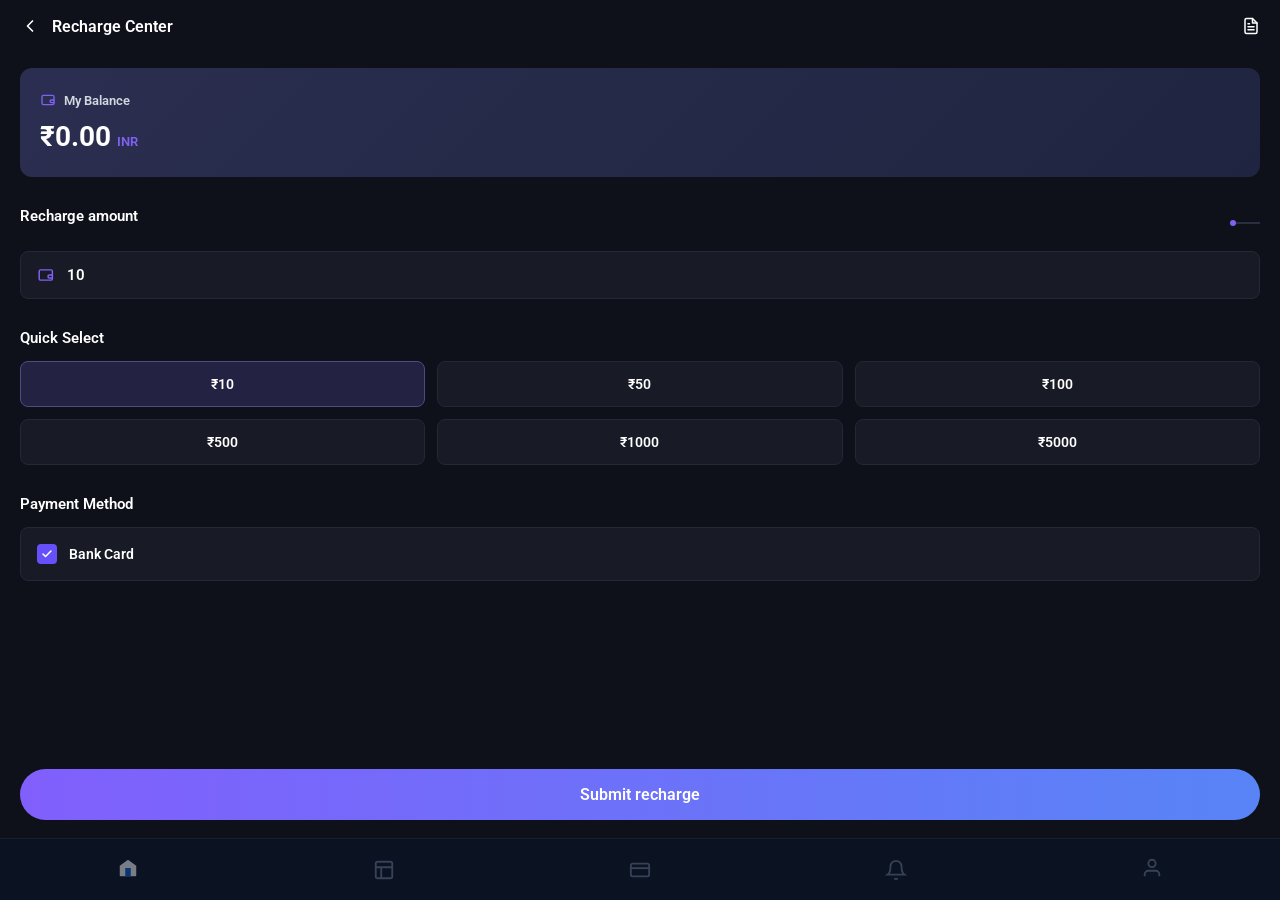
<file: recharge.html>
<!doctype html>
<html lang="en">
  <head>
    <script src="assets/js/recharge.js" defer></script>
    <meta charset="UTF-8" />
    <meta name="viewport" content="width=device-width, initial-scale=1.0" />
    <title>Recharge Center</title>
    <link rel="preconnect" href="https://fonts.googleapis.com" />
    <link rel="preconnect" href="https://fonts.gstatic.com" crossorigin />
    <link
      href="https://fonts.googleapis.com/css2?family=Roboto:ital,wght@0,100..900;1,100..900&display=swap"
      rel="stylesheet"
    />
    <link rel="stylesheet" href="assets/css/recharge.css" />
  </head>
  <body>
    <!-- HEADER -->
    <header class="top-header">
      <div class="left">
        <a href="index.html" class="back-btn">
          <svg
            viewBox="0 0 24 24"
            fill="none"
            stroke="currentColor"
            stroke-width="2"
            stroke-linecap="round"
            stroke-linejoin="round"
          >
            <polyline points="15 18 9 12 15 6"></polyline>
          </svg>
        </a>
        <span class="title">Recharge Center</span>
      </div>
      <div class="right">
        <a href="#" class="log-btn">
          <svg
            viewBox="0 0 24 24"
            fill="none"
            stroke="currentColor"
            stroke-width="2"
            stroke-linecap="round"
            stroke-linejoin="round"
          >
            <path
              d="M14 2H6a2 2 0 0 0-2 2v16a2 2 0 0 0 2 2h12a2 2 0 0 0 2-2V8z"
            ></path>
            <polyline points="14 2 14 8 20 8"></polyline>
            <line x1="16" y1="13" x2="8" y2="13"></line>
            <line x1="16" y1="17" x2="8" y2="17"></line>
            <line x1="10" y1="9" x2="8" y2="9"></line>
          </svg>
        </a>
      </div>
    </header>

    <main>
      <!-- BALANCE CARD -->
      <section class="balance-card">
        <div class="card-title">
          <svg
            viewBox="0 0 24 24"
            fill="none"
            stroke="currentColor"
            stroke-width="2"
            stroke-linecap="round"
            stroke-linejoin="round"
            class="wallet-icon"
          >
            <path
              d="M21 12V7a2 2 0 0 0-2-2H5a2 2 0 0 0-2 2v10a2 2 0 0 0 2 2h14a2 2 0 0 0 2-2v-5"
            ></path>
            <path d="M21 12H17a2 2 0 0 0 0 4h4"></path>
          </svg>
          My Balance
        </div>
        <div class="card-amount">₹0.00 <span class="currency">INR</span></div>
      </section>

      <!-- RECHARGE AMOUNT -->
      <section class="recharge-section">
        <div class="section-header">
          <h2>Recharge amount</h2>
          <div class="line-indicator">
            <span class="dot"></span>
            <span class="line"></span>
          </div>
        </div>
        <div class="input-wrapper">
          <svg
            viewBox="0 0 24 24"
            fill="none"
            stroke="currentColor"
            stroke-width="2"
            stroke-linecap="round"
            stroke-linejoin="round"
            class="input-icon"
          >
            <path
              d="M21 12V7a2 2 0 0 0-2-2H5a2 2 0 0 0-2 2v10a2 2 0 0 0 2 2h14a2 2 0 0 0 2-2v-5"
            ></path>
            <path d="M21 12H17a2 2 0 0 0 0 4h4"></path>
          </svg>
          <input type="text" value="10" />
        </div>
      </section>

      <!-- QUICK SELECT -->
      <section class="quick-select-section">
        <h2>Quick Select</h2>
        <div class="quick-grid">
          <div class="quick-btn active">₹10</div>
          <div class="quick-btn">₹50</div>
          <div class="quick-btn">₹100</div>
          <div class="quick-btn">₹500</div>
          <div class="quick-btn">₹1000</div>
          <div class="quick-btn">₹5000</div>
        </div>
      </section>

      <!-- PAYMENT METHOD -->
      <section class="payment-method-section">
        <h2>Payment Method</h2>
        <div class="payment-option">
          <div class="checkbox active">
            <svg
              viewBox="0 0 24 24"
              fill="none"
              stroke="white"
              stroke-width="3"
              stroke-linecap="round"
              stroke-linejoin="round"
            >
              <polyline points="20 6 9 17 4 12"></polyline>
            </svg>
          </div>
          <span class="method-name">Bank Card</span>
        </div>
      </section>
    </main>

    <!-- BOTTOM BUTTON -->
    <div class="submit-wrapper">
      <button class="submit-btn">Submit recharge</button>
    </div>
    <!-- ═══════════════ BOTTOM NAV ═══════════════ -->
    <nav class="bottom-nav">
      <!-- Home -->
      <div class="nav-item" id="nav-home">
        <div class="nav-icon-wrap">
          <a href="index.html">
            <svg
              viewBox="0 0 24 24"
              fill="white"
              xmlns="http://www.w3.org/2000/svg"
            >
              <path
                d="M3 9.5L12 3l9 6.5V20a1 1 0 0 1-1 1H4a1 1 0 0 1-1-1V9.5z"
              />
              <path d="M9 21V12h6v9" fill="#0b5ed7" />
            </svg>
          </a>
        </div>
      </div>
      <!-- Chart -->
      <div class="nav-item" id="nav-chart">
        <div class="nav-icon-wrap">
          <svg
            viewBox="0 0 24 24"
            fill="none"
            stroke="#6a7d9a"
            stroke-width="2"
          >
            <rect x="3" y="3" width="18" height="18" rx="2" />
            <path d="M3 9h18M9 21V9" />
          </svg>
        </div>
      </div>
      <!-- Spot -->
      <div class="nav-item" id="nav-spot">
        <div class="nav-icon-wrap">
          <a href="spot.html" style="color: inherit; display: flex; align-items: center; text-decoration: none;">
            <svg viewBox="0 0 24 24" fill="none" stroke="#6a7d9a" stroke-width="2">
              <rect x="2" y="5" width="20" height="14" rx="2" ry="2" />
              <line x1="2" y1="10" x2="22" y2="10" />
            </svg>
          </a>
        </div>
      </div>
      <!-- Notification -->
      <div class="nav-item" id="nav-notification">
        <div class="nav-icon-wrap">
          <a href="notification.html" style="color: inherit; display: flex; align-items: center; text-decoration: none;">
            <svg viewBox="0 0 24 24" fill="none" stroke="#6a7d9a" stroke-width="2">
              <path d="M18 8A6 6 0 0 0 6 8c0 7-3 9-3 9h18s-3-2-3-9" />
              <path d="M13.73 21a2 2 0 0 1-3.46 0" />
            </svg>
          </a>
        </div>
      </div>
      <!-- Profile -->
      <div class="nav-item" id="nav-profile">
        <div class="nav-icon-wrap">
          <a href="login.html"
            ><svg
              viewBox="0 0 24 24"
              fill="none"
              stroke="#6a7d9a"
              stroke-width="2"
            >
              <path d="M20 21v-2a4 4 0 0 0-4-4H8a4 4 0 0 0-4 4v2" />
              <circle cx="12" cy="7" r="4" /></svg
          ></a>
        </div>
      </div>
    </nav>
  </body>
</html>
</file>
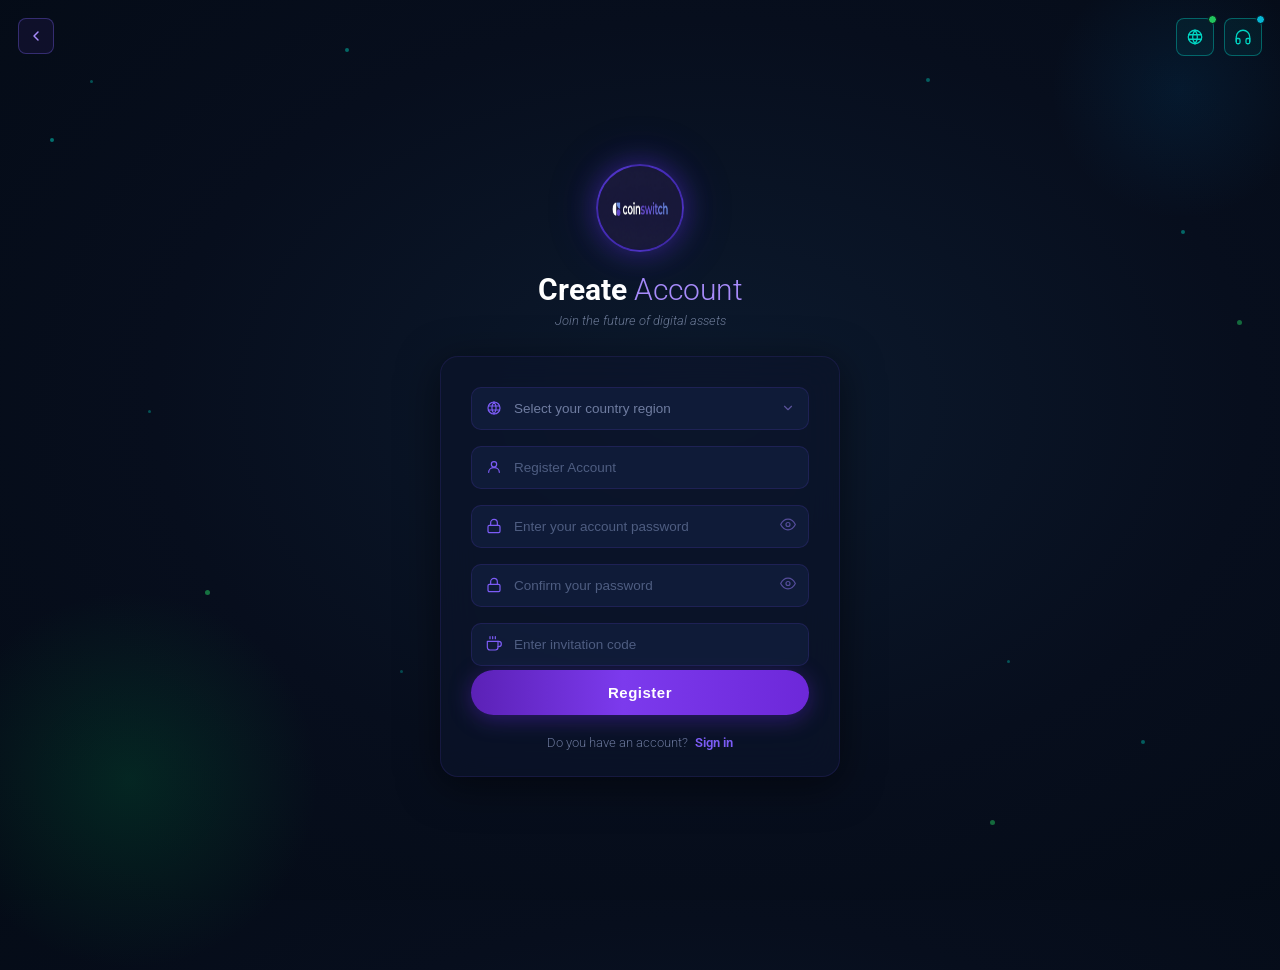
<file: register-page.html>
<!doctype html>
<html lang="en">
  <head>
    <meta charset="UTF-8" />
    <meta name="viewport" content="width=device-width, initial-scale=1.0" />
    <title>CoinSwitch – Create Account</title>
      <link rel="preconnect" href="https://fonts.googleapis.com" />
    <link rel="preconnect" href="https://fonts.gstatic.com" crossorigin />
    <link
      href="https://fonts.googleapis.com/css2?family=Roboto:ital,wght@0,100..900;1,100..900&display=swap"
      rel="stylesheet"
    />
    <link rel="stylesheet" href="Asset/signup.css" />
  </head>
  <body>
    <!-- Background glows -->
    <div class="glow-bl"></div>
    <div class="glow-tr"></div>

    <!-- Scatter dots -->
    <div class="dot d1"></div>
    <div class="dot d2"></div>
    <div class="dot d3"></div>
    <div class="dot d4"></div>
    <div class="dot d5"></div>
    <div class="dot d6"></div>
    <div class="dot d7"></div>
    <div class="dot d8"></div>
    <div class="dot d9"></div>
    <div class="dot d10"></div>
    <div class="dot d11"></div>
    <div class="dot d12"></div>

    <!-- Back button (top-left) -->
    <a href="login-page.html" class="btn-back" id="btn-back" title="Go back">
      <svg viewBox="0 0 24 24" stroke-linecap="round" stroke-linejoin="round">
        <polyline points="15 18 9 12 15 6" />
      </svg>
    </a>

    <!-- Top-right icon buttons -->
    <div class="top-right">
      <button class="icon-btn" id="btn-globe" title="Language">
        <span class="badge badge-green"></span>
        <svg viewBox="0 0 24 24" stroke-linecap="round" stroke-linejoin="round">
          <circle cx="12" cy="12" r="9" />
          <path
            d="M3.6 9h16.8M3.6 15h16.8M12 3a14.5 14.5 0 0 1 0 18M12 3a14.5 14.5 0 0 0 0 18"
          />
        </svg>
      </button>
      <button class="icon-btn" id="btn-headset" title="Support">
        <span class="badge badge-teal"></span>
        <svg viewBox="0 0 24 24" stroke-linecap="round" stroke-linejoin="round">
          <path d="M3 18v-6a9 9 0 0 1 18 0v6" />
          <path
            d="M21 19a2 2 0 0 1-2 2h-1a2 2 0 0 1-2-2v-3a2 2 0 0 1 2-2h3zM3 19a2 2 0 0 0 2 2h1a2 2 0 0 0 2-2v-3a2 2 0 0 0-2-2H3z"
          />
        </svg>
      </button>
    </div>

    <!-- Page center -->
    <div class="page-center">
      <!-- Avatar -->
      <div class="avatar">
        <a href=""><img src="Asset/CoinSwtich.png" alt="" /></a>
      </div>

      <!-- Heading -->
      <h1 class="heading">Create <span>Account</span></h1>
      <p class="subheading">Join the future of digital assets</p>

      <!-- Signup card -->
      <div class="card">
        <!-- Country region dropdown -->
        <div class="input-group">
          <svg
            class="input-icon"
            viewBox="0 0 24 24"
            stroke-linecap="round"
            stroke-linejoin="round"
          >
            <circle cx="12" cy="12" r="9" />
            <path
              d="M3.6 9h16.8M3.6 15h16.8M12 3a14.5 14.5 0 0 1 0 18M12 3a14.5 14.5 0 0 0 0 18"
            />
          </svg>
          <select id="country" class="select-field">
            <option value="" disabled selected>
              Select your country region
            </option>
            <option value="US">United States</option>
            <option value="GB">United Kingdom</option>
            <option value="PK">Pakistan</option>
            <option value="IN">India</option>
            <option value="AE">UAE</option>
            <option value="SG">Singapore</option>
            <option value="AU">Australia</option>
            <option value="CA">Canada</option>
            <option value="DE">Germany</option>
            <option value="FR">France</option>
            <option value="JP">Japan</option>
            <option value="CN">China</option>
          </select>
          <svg
            class="caret-icon"
            viewBox="0 0 24 24"
            stroke-linecap="round"
            stroke-linejoin="round"
          >
            <polyline points="6 9 12 15 18 9" />
          </svg>
        </div>

        <!-- Register account (username) -->
        <div class="input-group">
          <svg
            class="input-icon"
            viewBox="0 0 24 24"
            stroke-linecap="round"
            stroke-linejoin="round"
          >
            <circle cx="12" cy="8" r="4" />
            <path d="M4 20c0-4 3.6-7 8-7s8 3 8 7" />
          </svg>
          <input
            id="reg-account"
            type="text"
            class="input-field"
            placeholder="Register Account"
            autocomplete="username"
          />
        </div>

        <!-- Password -->
        <div class="input-group">
          <svg
            class="input-icon"
            viewBox="0 0 24 24"
            stroke-linecap="round"
            stroke-linejoin="round"
          >
            <rect x="3" y="11" width="18" height="11" rx="2" />
            <path d="M7 11V7a5 5 0 0 1 10 0v4" />
          </svg>
          <input
            id="password"
            type="password"
            class="input-field"
            placeholder="Enter your account password"
            autocomplete="new-password"
          />
          <button
            class="toggle-pw"
            id="toggle-pw1"
            type="button"
            title="Show/Hide"
          >
            <svg
              id="eye1"
              viewBox="0 0 24 24"
              stroke-linecap="round"
              stroke-linejoin="round"
            >
              <path d="M1 12s4-8 11-8 11 8 11 8-4 8-11 8-11-8-11-8z" />
              <circle cx="12" cy="12" r="3" />
            </svg>
          </button>
        </div>

        <!-- Confirm password -->
        <div class="input-group">
          <svg
            class="input-icon"
            viewBox="0 0 24 24"
            stroke-linecap="round"
            stroke-linejoin="round"
          >
            <rect x="3" y="11" width="18" height="11" rx="2" />
            <path d="M7 11V7a5 5 0 0 1 10 0v4" />
          </svg>
          <input
            id="confirm-password"
            type="password"
            class="input-field"
            placeholder="Confirm your password"
            autocomplete="new-password"
          />
          <button
            class="toggle-pw"
            id="toggle-pw2"
            type="button"
            title="Show/Hide"
          >
            <svg
              id="eye2"
              viewBox="0 0 24 24"
              stroke-linecap="round"
              stroke-linejoin="round"
            >
              <path d="M1 12s4-8 11-8 11 8 11 8-4 8-11 8-11-8-11-8z" />
              <circle cx="12" cy="12" r="3" />
            </svg>
          </button>
        </div>

        <!-- Invitation code -->
        <div class="input-group" style="margin-bottom: 0">
          <svg
            class="input-icon"
            viewBox="0 0 24 24"
            stroke-linecap="round"
            stroke-linejoin="round"
          >
            <path d="M18 8h1a4 4 0 0 1 0 8h-1" />
            <path d="M2 8h16v9a4 4 0 0 1-4 4H6a4 4 0 0 1-4-4V8z" />
            <line x1="6" y1="1" x2="6" y2="4" />
            <line x1="10" y1="1" x2="10" y2="4" />
            <line x1="14" y1="1" x2="14" y2="4" />
          </svg>
          <input
            id="invite-code"
            type="text"
            class="input-field"
            placeholder="Enter invitation code"
            autocomplete="off"
          />
        </div>

        <!-- Register button -->
        <button class="btn-register" id="btn-register" type="button">
          Register
        </button>

        <!-- Sign in link -->
        <p class="signin-row">
          Do you have an account?
          <a href="login-page.html" id="link-signin">Sign in</a>
        </p>
      </div>
    </div>
    <script>
      const eyeOpen = `<path d="M1 12s4-8 11-8 11 8 11 8-4 8-11 8-11-8-11-8z"/><circle cx="12" cy="12" r="3"/>`;
      const eyeClosed = `<path d="M17.94 17.94A10.07 10.07 0 0 1 12 20c-7 0-11-8-11-8a18.45 18.45 0 0 1 5.06-5.94M9.9 4.24A9.12 9.12 0 0 1 12 4c7 0 11 8 11 8a18.5 18.5 0 0 1-2.16 3.19m-6.72-1.07a3 3 0 1 1-4.24-4.24"/><line x1="1" y1="1" x2="23" y2="23"/>`;

      function makeToggle(btnId, inputId, eyeId) {
        document.getElementById(btnId).addEventListener("click", () => {
          const inp = document.getElementById(inputId);
          const eye = document.getElementById(eyeId);
          const hidden = inp.type === "password";
          inp.type = hidden ? "text" : "password";
          eye.innerHTML = hidden ? eyeClosed : eyeOpen;
        });
      }
      makeToggle("toggle-pw1", "password", "eye1");
      makeToggle("toggle-pw2", "confirm-password", "eye2");

      // Register button
      document.getElementById("btn-register").addEventListener("click", () => {
        const country = document.getElementById("country").value;
        const account = document.getElementById("reg-account").value.trim();
        const pw = document.getElementById("password").value;
        const cpw = document.getElementById("confirm-password").value;
        const invite = document.getElementById("invite-code").value.trim();

        if (!country) {
          alert("Please select your country region.");
          return;
        }
        if (!account) {
          alert("Please enter a register account name.");
          return;
        }
        if (!pw) {
          alert("Please enter a password.");
          return;
        }
        if (pw !== cpw) {
          alert("Passwords do not match.");
          return;
        }
        // Invitation code is optional – skip check if not required
        window.location.href = "login.html";
      });
    </script>
  </body>
</html>
</file>
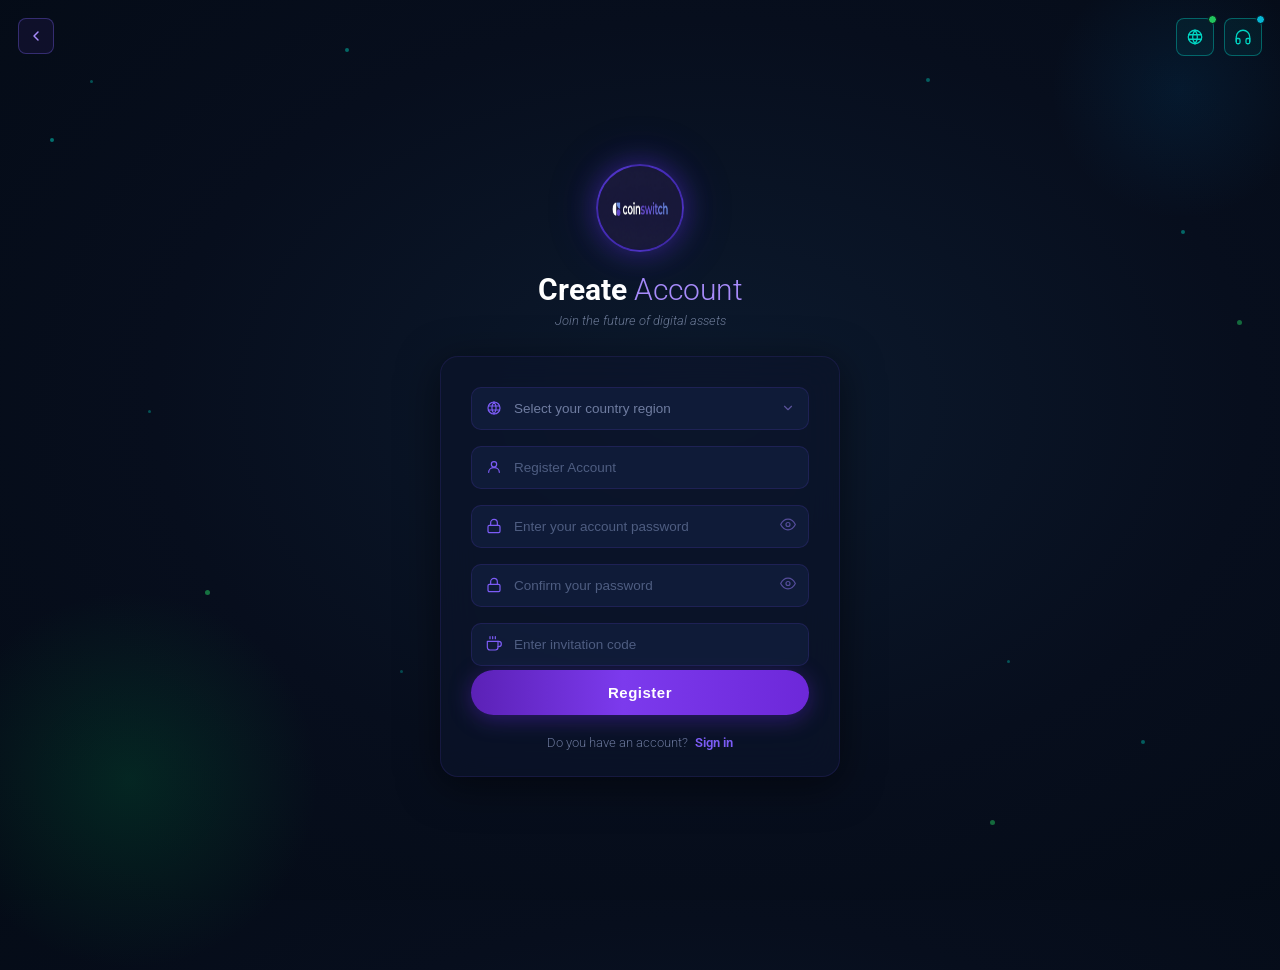
<file: Signup.html>
<!doctype html>
<html lang="en">
  <head>
    <script src="assets/js/signup.js" defer></script>
    <meta charset="UTF-8" />
    <meta name="viewport" content="width=device-width, initial-scale=1.0" />
    <title>CoinSwitch – Create Account</title>
    <link rel="preconnect" href="https://fonts.googleapis.com" />
    <link rel="preconnect" href="https://fonts.gstatic.com" crossorigin />
    <link
      href="https://fonts.googleapis.com/css2?family=Roboto:ital,wght@0,100..900;1,100..900&display=swap"
      rel="stylesheet"
    />
    <link rel="stylesheet" href="assets/css/signup.css" />
  </head>
  <body>
    <!-- Background glows -->
    <div class="glow-bl"></div>
    <div class="glow-tr"></div>

    <!-- Scatter dots -->
    <div class="dot d1"></div>
    <div class="dot d2"></div>
    <div class="dot d3"></div>
    <div class="dot d4"></div>
    <div class="dot d5"></div>
    <div class="dot d6"></div>
    <div class="dot d7"></div>
    <div class="dot d8"></div>
    <div class="dot d9"></div>
    <div class="dot d10"></div>
    <div class="dot d11"></div>
    <div class="dot d12"></div>

    <!-- Back button (top-left) -->
    <a href="login.html" class="btn-back" id="btn-back" title="Go back">
      <svg viewBox="0 0 24 24" stroke-linecap="round" stroke-linejoin="round">
        <polyline points="15 18 9 12 15 6" />
      </svg>
    </a>

    <!-- Top-right icon buttons -->
    <div class="top-right">
      <button class="icon-btn" id="btn-globe" title="Language">
        <span class="badge badge-green"></span>
        <svg viewBox="0 0 24 24" stroke-linecap="round" stroke-linejoin="round">
          <circle cx="12" cy="12" r="9" />
          <path
            d="M3.6 9h16.8M3.6 15h16.8M12 3a14.5 14.5 0 0 1 0 18M12 3a14.5 14.5 0 0 0 0 18"
          />
        </svg>
      </button>
      <button class="icon-btn" id="btn-headset" title="Support">
        <span class="badge badge-teal"></span>
        <svg viewBox="0 0 24 24" stroke-linecap="round" stroke-linejoin="round">
          <path d="M3 18v-6a9 9 0 0 1 18 0v6" />
          <path
            d="M21 19a2 2 0 0 1-2 2h-1a2 2 0 0 1-2-2v-3a2 2 0 0 1 2-2h3zM3 19a2 2 0 0 0 2 2h1a2 2 0 0 0 2-2v-3a2 2 0 0 0-2-2H3z"
          />
        </svg>
      </button>
    </div>

    <!-- Page center -->
    <div class="page-center">
      <!-- Avatar -->
      <div class="avatar">
        <a href=""><img src="assets/images/CoinSwtich.png" alt="" /></a>
      </div>

      <!-- Heading -->
      <h1 class="heading">Create <span>Account</span></h1>
      <p class="subheading">Join the future of digital assets</p>

      <!-- Signup card -->
      <div class="card">
        <!-- Country region dropdown -->
        <div class="input-group">
          <svg
            class="input-icon"
            viewBox="0 0 24 24"
            stroke-linecap="round"
            stroke-linejoin="round"
          >
            <circle cx="12" cy="12" r="9" />
            <path
              d="M3.6 9h16.8M3.6 15h16.8M12 3a14.5 14.5 0 0 1 0 18M12 3a14.5 14.5 0 0 0 0 18"
            />
          </svg>
          <select id="country" class="select-field">
            <option value="" disabled selected>
              Select your country region
            </option>
            <option value="US">United States</option>
            <option value="GB">United Kingdom</option>
            <option value="PK">Pakistan</option>
            <option value="IN">India</option>
            <option value="AE">UAE</option>
            <option value="SG">Singapore</option>
            <option value="AU">Australia</option>
            <option value="CA">Canada</option>
            <option value="DE">Germany</option>
            <option value="FR">France</option>
            <option value="JP">Japan</option>
            <option value="CN">China</option>
          </select>
          <svg
            class="caret-icon"
            viewBox="0 0 24 24"
            stroke-linecap="round"
            stroke-linejoin="round"
          >
            <polyline points="6 9 12 15 18 9" />
          </svg>
        </div>

        <!-- Register account (username) -->
        <div class="input-group">
          <svg
            class="input-icon"
            viewBox="0 0 24 24"
            stroke-linecap="round"
            stroke-linejoin="round"
          >
            <circle cx="12" cy="8" r="4" />
            <path d="M4 20c0-4 3.6-7 8-7s8 3 8 7" />
          </svg>
          <input
            id="reg-account"
            type="text"
            class="input-field"
            placeholder="Register Account"
            autocomplete="username"
          />
        </div>

        <!-- Password -->
        <div class="input-group">
          <svg
            class="input-icon"
            viewBox="0 0 24 24"
            stroke-linecap="round"
            stroke-linejoin="round"
          >
            <rect x="3" y="11" width="18" height="11" rx="2" />
            <path d="M7 11V7a5 5 0 0 1 10 0v4" />
          </svg>
          <input
            id="password"
            type="password"
            class="input-field"
            placeholder="Enter your account password"
            autocomplete="new-password"
          />
          <button
            class="toggle-pw"
            id="toggle-pw1"
            type="button"
            title="Show/Hide"
          >
            <svg
              id="eye1"
              viewBox="0 0 24 24"
              stroke-linecap="round"
              stroke-linejoin="round"
            >
              <path d="M1 12s4-8 11-8 11 8 11 8-4 8-11 8-11-8-11-8z" />
              <circle cx="12" cy="12" r="3" />
            </svg>
          </button>
        </div>

        <!-- Confirm password -->
        <div class="input-group">
          <svg
            class="input-icon"
            viewBox="0 0 24 24"
            stroke-linecap="round"
            stroke-linejoin="round"
          >
            <rect x="3" y="11" width="18" height="11" rx="2" />
            <path d="M7 11V7a5 5 0 0 1 10 0v4" />
          </svg>
          <input
            id="confirm-password"
            type="password"
            class="input-field"
            placeholder="Confirm your password"
            autocomplete="new-password"
          />
          <button
            class="toggle-pw"
            id="toggle-pw2"
            type="button"
            title="Show/Hide"
          >
            <svg
              id="eye2"
              viewBox="0 0 24 24"
              stroke-linecap="round"
              stroke-linejoin="round"
            >
              <path d="M1 12s4-8 11-8 11 8 11 8-4 8-11 8-11-8-11-8z" />
              <circle cx="12" cy="12" r="3" />
            </svg>
          </button>
        </div>

        <!-- Invitation code -->
        <div class="input-group" style="margin-bottom: 0">
          <svg
            class="input-icon"
            viewBox="0 0 24 24"
            stroke-linecap="round"
            stroke-linejoin="round"
          >
            <path d="M18 8h1a4 4 0 0 1 0 8h-1" />
            <path d="M2 8h16v9a4 4 0 0 1-4 4H6a4 4 0 0 1-4-4V8z" />
            <line x1="6" y1="1" x2="6" y2="4" />
            <line x1="10" y1="1" x2="10" y2="4" />
            <line x1="14" y1="1" x2="14" y2="4" />
          </svg>
          <input
            id="invite-code"
            type="text"
            class="input-field"
            placeholder="Enter invitation code"
            autocomplete="off"
          />
        </div>

        <!-- Register button -->
        <button class="btn-register" id="btn-register" type="button">
          Register
        </button>

        <!-- Sign in link -->
        <p class="signin-row">
          Do you have an account?
          <a href="login.html" id="link-signin">Sign in</a>
        </p>
      </div>
    </div>
  </body>
</html>
</file>
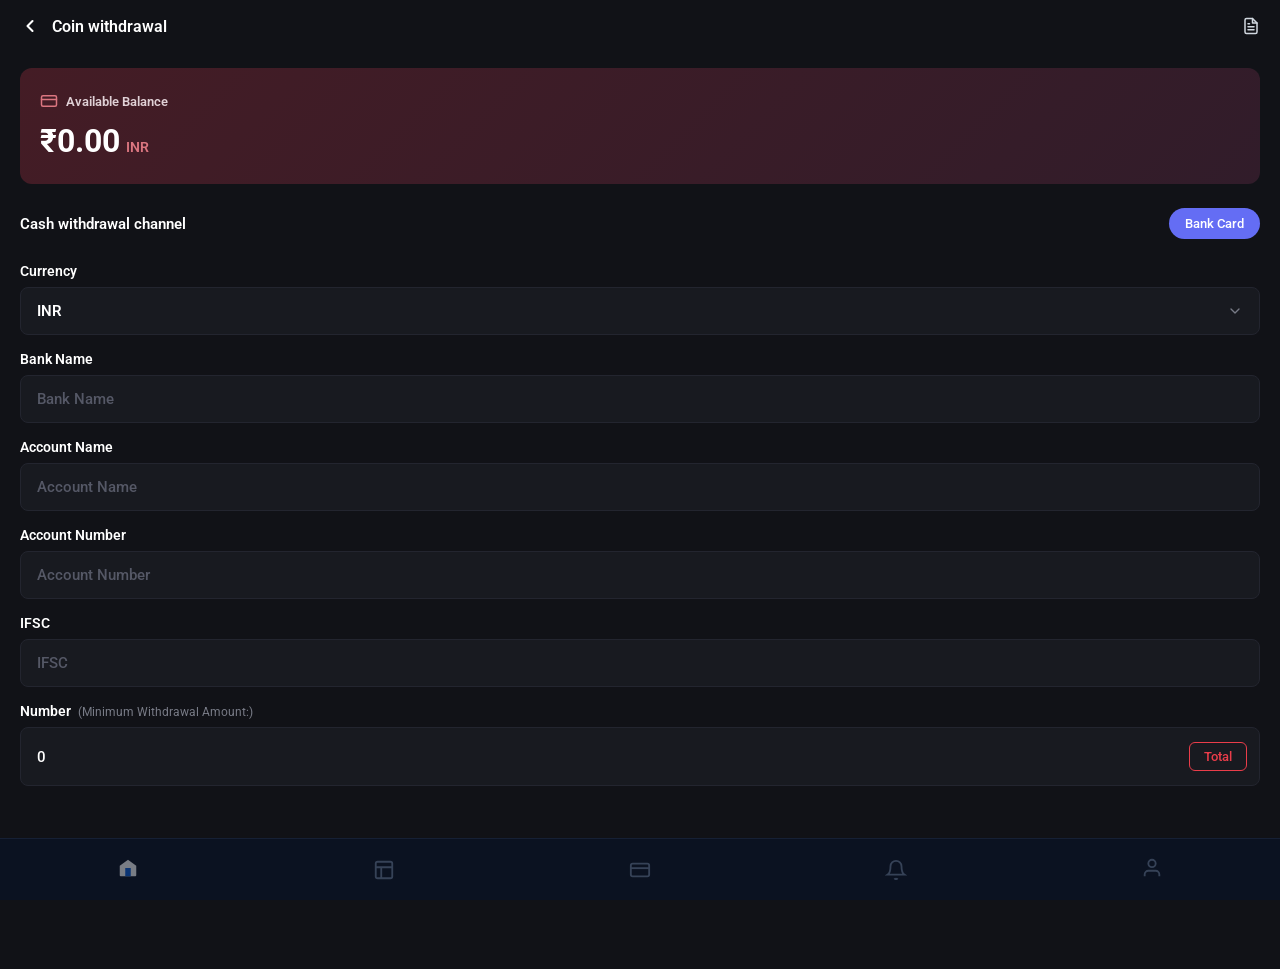
<file: withdraw.html>
<!doctype html>
<html lang="en">
  <head>
    <meta charset="UTF-8" />
    <meta name="viewport" content="width=device-width, initial-scale=1.0" />
    <title>Coin withdrawal</title>
    <link rel="preconnect" href="https://fonts.googleapis.com" />
    <link rel="preconnect" href="https://fonts.gstatic.com" crossorigin />
    <link
      href="https://fonts.googleapis.com/css2?family=Roboto:ital,wght@0,100..900;1,100..900&display=swap"
      rel="stylesheet"
    />
    <link rel="stylesheet" href="assets/css/withdraw.css" />
  </head>
  <body>
    <!-- HEADER -->
    <header class="top-header">
      <div class="left">
        <a href="index.html" class="back-btn">
          <svg
            viewBox="0 0 24 24"
            fill="none"
            stroke="currentColor"
            stroke-width="2.5"
            stroke-linecap="round"
            stroke-linejoin="round"
          >
            <polyline points="15 18 9 12 15 6"></polyline>
          </svg>
        </a>
        <span class="title">Coin withdrawal</span>
      </div>
      <div class="right">
        <a href="#" class="log-btn">
          <svg
            viewBox="0 0 24 24"
            fill="none"
            stroke="currentColor"
            stroke-width="2"
            stroke-linecap="round"
            stroke-linejoin="round"
          >
            <path
              d="M14 2H6a2 2 0 0 0-2 2v16a2 2 0 0 0 2 2h12a2 2 0 0 0 2-2V8z"
            ></path>
            <polyline points="14 2 14 8 20 8"></polyline>
            <line x1="16" y1="13" x2="8" y2="13"></line>
            <line x1="16" y1="17" x2="8" y2="17"></line>
            <line x1="10" y1="9" x2="8" y2="9"></line>
          </svg>
        </a>
      </div>
    </header>

    <main>
      <!-- BALANCE CARD -->
      <section class="balance-card">
        <div class="card-title">
          <svg
            viewBox="0 0 24 24"
            fill="none"
            stroke="currentColor"
            stroke-width="2"
            stroke-linecap="round"
            stroke-linejoin="round"
            class="wallet-icon"
          >
            <rect x="2" y="5" width="20" height="14" rx="2" ry="2"></rect>
            <line x1="2" y1="10" x2="22" y2="10"></line>
          </svg>
          Available Balance
        </div>
        <div class="card-amount">₹0.00 <span class="currency">INR</span></div>
      </section>

      <!-- CHANNEL -->
      <section class="channel-section">
        <div class="channel-label">Cash withdrawal channel</div>
        <div class="channel-btn">Bank Card</div>
      </section>

      <!-- CURRENCY -->
      <section class="form-group">
        <label>Currency</label>
        <div class="select-wrapper">
          <div class="select-value">INR</div>
          <svg
            viewBox="0 0 24 24"
            fill="none"
            stroke="currentColor"
            stroke-width="2"
            stroke-linecap="round"
            stroke-linejoin="round"
            class="dropdown-icon"
          >
            <polyline points="6 9 12 15 18 9"></polyline>
          </svg>
        </div>
      </section>

      <!-- BANK NAME -->
      <section class="form-group">
        <label>Bank Name</label>
        <div class="input-wrapper">
          <input type="text" placeholder="Bank Name" />
        </div>
      </section>

      <!-- ACCOUNT NAME -->
      <section class="form-group">
        <label>Account Name</label>
        <div class="input-wrapper">
          <input type="text" placeholder="Account Name" />
        </div>
      </section>

      <!-- ACCOUNT NUMBER -->
      <section class="form-group">
        <label>Account Number</label>
        <div class="input-wrapper">
          <input type="text" placeholder="Account Number" />
        </div>
      </section>

      <!-- IFSC -->
      <section class="form-group">
        <label>IFSC</label>
        <div class="input-wrapper">
          <input type="text" placeholder="IFSC" />
        </div>
      </section>

      <!-- NUMBER -->
      <section class="form-group">
        <label
          >Number
          <span class="min-amount">(Minimum Withdrawal Amount:)</span></label
        >
        <div class="input-wrapper with-button">
          <input type="text" value="0" />
          <button class="total-btn">Total</button>
        </div>
      </section>
    </main>

    <!-- BOTTOM BUTTON -->
    <div class="submit-wrapper">
      <button class="submit-btn">Confirm coin withdrawal</button>
    </div>
    <!-- ═══════════════ BOTTOM NAV ═══════════════ -->
    <nav class="bottom-nav">
      <!-- Home -->
      <div class="nav-item" id="nav-home">
        <div class="nav-icon-wrap">
          <a href="index.html">
            <svg
              viewBox="0 0 24 24"
              fill="white"
              xmlns="http://www.w3.org/2000/svg"
            >
              <path
                d="M3 9.5L12 3l9 6.5V20a1 1 0 0 1-1 1H4a1 1 0 0 1-1-1V9.5z"
              />
              <path d="M9 21V12h6v9" fill="#0b5ed7" />
            </svg>
          </a>
        </div>
      </div>
      <!-- Chart -->
      <div class="nav-item" id="nav-chart">
        <div class="nav-icon-wrap">
          <svg
            viewBox="0 0 24 24"
            fill="none"
            stroke="#6a7d9a"
            stroke-width="2"
          >
            <rect x="3" y="3" width="18" height="18" rx="2" />
            <path d="M3 9h18M9 21V9" />
          </svg>
        </div>
      </div>
      <!-- Spot -->
      <div class="nav-item" id="nav-spot">
        <div class="nav-icon-wrap">
          <a href="spot.html" style="color: inherit; display: flex; align-items: center; text-decoration: none;">
            <svg viewBox="0 0 24 24" fill="none" stroke="#6a7d9a" stroke-width="2">
              <rect x="2" y="5" width="20" height="14" rx="2" ry="2" />
              <line x1="2" y1="10" x2="22" y2="10" />
            </svg>
          </a>
        </div>
      </div>
      <!-- Notification -->
      <div class="nav-item" id="nav-notification">
        <div class="nav-icon-wrap">
          <a href="notification.html" style="color: inherit; display: flex; align-items: center; text-decoration: none;">
            <svg viewBox="0 0 24 24" fill="none" stroke="#6a7d9a" stroke-width="2">
              <path d="M18 8A6 6 0 0 0 6 8c0 7-3 9-3 9h18s-3-2-3-9" />
              <path d="M13.73 21a2 2 0 0 1-3.46 0" />
            </svg>
          </a>
        </div>
      </div>
      <!-- Profile -->
      <div class="nav-item" id="nav-profile">
        <div class="nav-icon-wrap">
          <a href="login.html"
            ><svg
              viewBox="0 0 24 24"
              fill="none"
              stroke="#6a7d9a"
              stroke-width="2"
            >
              <path d="M20 21v-2a4 4 0 0 0-4-4H8a4 4 0 0 0-4 4v2" />
              <circle cx="12" cy="7" r="4" /></svg
          ></a>
        </div>
      </div>
    </nav>
  </body>
</html>
</file>
<file: assets/css/style.css>
* {
  font-family: "Roboto", sans-serif;
  font-optical-sizing: auto;
  font-weight: 300;
  font-style: normal;
  /* font-variation-settings: */
}

*::before,
*::after {
  box-sizing: border-box;
  margin: 0;
  padding: 0;
}

:root {
  --bg-darkest: #060b18;
  --bg-dark: #0b1221;
  --bg-card: #101828;
  --bg-row: #0e1624;
  --bg-row-alt: #0a1220;
  --accent-blue: #3a9bdc;
  --accent-cyan: #00d4ff;
  --green: #00c896;
  --red: #e84545;
  --orange: #f5a623;
  --purple: #9b59ff;
  --text-main: #e0e8f5;
  --text-sub: #6a7d9a;
  --text-dim: #3e4f65;
  --border: #162035;
}

body {
  font-family: "Inter", sans-serif;
  background: var(--bg-darkest);
  color: var(--text-main);
  min-height: 100vh;
  overflow-x: hidden;
  padding-bottom: 70px;
}

/* ── TICKER BAR ── */
.ticker-wrap {
  background: #060b18;
  border-bottom: 1px solid #101828;
  overflow: hidden;
  height: 26px;
  display: flex;
  align-items: center;
}
.ticker-track {
  display: flex;
  gap: 0;
  animation: tickerScroll 28s linear infinite;
  white-space: nowrap;
}
@keyframes tickerScroll {
  0% {
    transform: translateX(0);
  }
  100% {
    transform: translateX(-50%);
  }
}
.ticker-item {
  display: inline-flex;
  align-items: center;
  gap: 6px;
  padding: 0 18px;
  font-size: 11.5px;
  font-weight: 600;
  color: #c8d8ef;
  border-right: 1px solid #1a2540;
}
.ticker-item .dot {
  width: 6px;
  height: 6px;
  border-radius: 50%;
  background: var(--accent-blue);
  display: inline-block;
}

.ticker-item .dot.red {
  background: var(--red);
}
.ticker-badge {
  font-size: 10px;
  font-weight: 700;
  padding: 1px 6px;
  border-radius: 3px;
  color: #fff;
}
.badge-green {
  background: #1a4a35;
  color: var(--green);
}
.badge-red {
  background: #3d1a1a;
  color: var(--red);
}

/* ── HEADER ── */
header {
  background: var(--bg-dark);
  padding: 10px 16px;
  display: flex;
  align-items: center;
  justify-content: space-between;
  border-bottom: 1px solid var(--border);
}
.logo-wrap {
  display: flex;
  align-items: center;
  gap: 10px;
}
.logo-wrap a img {
  width: 100px;
  /* height: 92px; */
  border-radius: 10px;
  background: linear-gradient(135deg, #1a4a8a, #0d2a5c);
  display: flex;
  align-items: center;
  justify-content: center;
  font-size: 12px;
  font-weight: 800;
  color: #fff;
  letter-spacing: 0.5px;
  border: 1px solid #2a5ca8;
}
.welcome-text {
  font-size: 14px;
  font-weight: 600;
  color: var(--text-main);
}
.bell-btn {
  width: 36px;
  height: 36px;
  border-radius: 50%;
  background: #0d1c30;
  border: 1px solid #1a2f50;
  display: flex;
  align-items: center;
  justify-content: center;
  cursor: pointer;
  color: var(--text-sub);
  font-size: 16px;
}

/* ── MAIN CONTENT ── */
main {
  padding: 16px 14px;
}

/* ── SECTION HEADINGS ── */
.section-title {
  font-size: 17px;
  font-weight: 700;
  color: #fff;
  margin-bottom: 12px;
}
.section-title span {
  color: var(--accent-cyan);
}

/* ── MARKET CARDS ── */
.market-cards {
  display: flex;
  gap: 10px;
  margin-bottom: 22px;
  flex-wrap: wrap;
}
.market-card {
  background: var(--bg-card);
  border: 1px solid var(--border);
  border-radius: 10px;
  padding: 12px 14px;
  min-width: 105px;
  flex: 1;
}
.market-card .pair {
  font-size: 11px;
  font-weight: 700;
  color: var(--text-sub);
  margin-bottom: 4px;
  letter-spacing: 0.3px;
}
.market-card .pair span {
  color: var(--text-dim);
}
.market-card .price {
  font-size: 15px;
  font-weight: 700;
  color: var(--red);
  margin-bottom: 5px;
}
.market-card .change {
  display: flex;
  align-items: center;
  gap: 3px;
  font-size: 11px;
  font-weight: 600;
  color: var(--red);
}
.change-arrow {
  font-size: 10px;
}

/* ── QUICK ACTIONS ── */
.quick-actions {
  margin-bottom: 22px;
}
.qa-grid {
  display: grid;
  grid-template-columns: repeat(4, 1fr);
  gap: 10px;
}
.qa-card {
  background: var(--bg-card);
  border: 1px solid var(--border);
  border-radius: 12px;
  padding: 20px 10px;
  display: flex;
  flex-direction: column;
  align-items: center;
  gap: 10px;
  cursor: pointer;
  transition: background 0.2s;
}
.qa-card:hover {
  background: #141f35;
}

.qa-label {
  font-size: 12px;
  font-weight: 600;
  color: var(--text-sub);
}

/* ── TRADING HALL ── */
.trading-hall-header {
  display: flex;
  justify-content: space-between;
  align-items: center;
  margin-bottom: 10px;
}
.live-badge {
  display: flex;
  align-items: center;
  gap: 5px;
  font-size: 11.5px;
  font-weight: 600;
  color: var(--red);
}
.live-dot {
  width: 7px;
  height: 7px;
  border-radius: 50%;
  background: var(--red);
  animation: pulse 1.4s ease-in-out infinite;
}
@keyframes pulse {
  0%,
  100% {
    opacity: 1;
    transform: scale(1);
  }
  50% {
    opacity: 0.4;
    transform: scale(0.7);
  }
}

/* Table */
.trade-table {
  width: 100%;
  border-collapse: collapse;
  font-size: 12px;
}
.trade-table thead tr {
  background: #0c1525;
  border-bottom: 1px solid var(--border);
}
.trade-table thead th {
  padding: 9px 12px;
  font-size: 11px;
  font-weight: 600;
  color: var(--text-sub);
  text-align: left;
}
.trade-table thead th:nth-child(2) {
  text-align: center;
}
.trade-table thead th:nth-child(3) {
  text-align: right;
}

.trade-table tbody tr {
  border-bottom: 1px solid var(--border);
  transition: background 0.15s;
}
.trade-table tbody tr:hover {
  background: #0e1a2d;
}
.trade-table tbody td {
  padding: 10px 12px;
  vertical-align: middle;
}

/* Coin cell */
.coin-cell {
  display: flex;
  align-items: center;
  gap: 10px;
}
.coin-icon {
  width: 34px;
  height: 34px;
  border-radius: 50%;
  display: flex;
  align-items: center;
  justify-content: center;
  font-size: 16px;
  flex-shrink: 0;
  font-weight: 700;
}
.coin-base {
  font-size: 13px;
  font-weight: 700;
  color: #d8e8ff;
}
.coin-quote {
  font-size: 10.5px;
  font-weight: 500;
  color: var(--text-sub);
}
.coin-turnover {
  font-size: 10px;
  color: var(--text-dim);
  margin-top: 1px;
}

/* Price cell */
.price-cell {
  text-align: center;
}
.price-main {
  font-size: 13px;
  font-weight: 700;
}
.price-usd {
  font-size: 10.5px;
  color: var(--text-sub);
  margin-top: 1px;
}

/* Change badge */
.change-cell {
  text-align: right;
}
.chg-badge {
  display: inline-block;
  padding: 4px 10px;
  border-radius: 5px;
  font-size: 11px;
  font-weight: 700;
  min-width: 42px;
  text-align: center;
}
.chg-red {
  background: #3d1a1a;
  color: var(--red);
}
.chg-green {
  background: #0d2e20;
  color: var(--green);
}

/* ── BOTTOM NAV ── */
.bottom-nav {
  position: fixed;
  bottom: 0;
  left: 0;
  right: 0;
  height: 62px;
  background: var(--bg-dark);
  border-top: 1px solid var(--border);
  display: flex;
  align-items: center;
  justify-content: space-around;
  z-index: 1001;
}
.nav-item {
  display: flex;
  flex-direction: column;
  align-items: center;
  gap: 3px;
  cursor: pointer;
  opacity: 0.45;
  transition: opacity 0.2s;
  padding: 4px 16px;
}
.nav-item.active {
  opacity: 1;
}
.nav-item svg {
  width: 22px;
  height: 22px;
}
.nav-icon-wrap {
  width: 44px;
  height: 44px;
  border-radius: 12px;
  display: flex;
  align-items: center;
  justify-content: center;
}
.nav-item.active .nav-icon-wrap {
  background: linear-gradient(135deg, #1a4a8a, #0b5ed7);
  box-shadow: 0 4px 14px #0b5ed740;
}

.tm-header {
  display: flex;
  justify-content: space-between;
  align-items: center;
  padding: 16px;
  border-bottom: 1px solid #1a1e26;
}

.tm-header-left {
  display: flex;
  align-items: center;
  gap: 12px;
}

.tm-back {
  cursor: pointer;
  color: #9ba4b5;
  display: flex;
  align-items: center;
}

.tm-header-left h2 {
  font-size: 18px;
  font-weight: 600;
  color: #fff;
  margin: 0;
}

.tm-change {
  font-size: 14px;
  color: var(--red);
  font-weight: 500;
}

.tm-header-right {
  color: #9ba4b5;
  cursor: pointer;
  display: flex;
  align-items: center;
}

.tm-body {
  display: flex;
  flex: 1;
  padding: 16px;
  gap: 20px;
}

.tm-left {
  flex: 1.2;
  display: flex;
  flex-direction: column;
  gap: 12px;
}

.tm-right {
  flex: 1;
  display: flex;
  flex-direction: column;
}

.tm-tabs {
  display: flex;
  border-radius: 4px;
  overflow: hidden;
}

.tm-tab {
  flex: 1;
  padding: 10px;
  border: none;
  background: #1f232d;
  color: #7b8496;
  font-size: 14px;
  font-weight: 600;
  cursor: pointer;
}

.tm-tab.active.buy {
  background: var(--green);
  color: #fff;
}

.tm-dropdown {
  display: flex;
  justify-content: space-between;
  align-items: center;
  background: #161a22;
  border: 1px solid #232833;
  padding: 10px 12px;
  border-radius: 4px;
  font-size: 13px;
  color: #c9d2de;
  cursor: pointer;
}

.tm-input-group {
  display: flex;
  align-items: center;
  background: #161a22;
  border: 1px solid #232833;
  border-radius: 4px;
  padding: 0 12px;
  height: 40px;
}

.tm-input-group input {
  flex: 1;
  background: transparent;
  border: none;
  color: #fff;
  font-size: 14px;
  outline: none;
  width: 100%;
}

.tm-unit {
  color: #7b8496;
  font-size: 13px;
  margin-left: 8px;
}

.tm-sub-tabs {
  display: flex;
  gap: 4px;
}

.tm-sub-tab {
  flex: 1;
  background: #1a1e26;
  border: none;
  color: #7b8496;
  padding: 8px;
  font-size: 12px;
  cursor: pointer;
}

.tm-sub-tab.active {
  background: #394254;
  color: #fff;
}

.tm-percentages {
  display: flex;
  gap: 8px;
}

.tm-percentages button {
  flex: 1;
  background: #1a1e26;
  border: none;
  color: #7b8496;
  padding: 6px 0;
  font-size: 11px;
  border-radius: 3px;
  cursor: pointer;
}

.tm-available {
  display: flex;
  justify-content: space-between;
  align-items: center;
  font-size: 11px;
  color: #7b8496;
  margin-top: 10px;
  margin-bottom: 8px;
}

.tm-action-btn {
  width: 100%;
  padding: 12px;
  border: none;
  border-radius: 4px;
  font-size: 15px;
  font-weight: 600;
  color: #fff;
  cursor: pointer;
  background: var(--green);
}

.ob-header {
  display: flex;
  justify-content: space-between;
  font-size: 11px;
  color: #7b8496;
  margin-bottom: 12px;
  line-height: 1.4;
}

.ob-list {
  display: flex;
  flex-direction: column;
  gap: 6px;
  font-size: 12px;
  flex: 1;
}

.ob-row {
  display: flex;
  justify-content: space-between;
  padding: 2px 0;
}

.green-list .ob-price {
  color: var(--green);
}

.red-list .ob-price {
  color: var(--red);
}

.ob-amount {
  color: #c9d2de;
}

.ob-row.active-row {
  background: rgba(0, 200, 150, 0.15);
  border-radius: 2px;
}

.ob-current-price {
  text-align: center;
  padding: 10px 0;
  margin: 5px 0;
}

.price-val {
  font-size: 18px;
  font-weight: 700;
  color: var(--red);
}

.price-eq {
  font-size: 11px;
  color: #7b8496;
  margin-top: 2px;
}

.ob-footer {
  display: flex;
  justify-content: space-between;
  align-items: center;
  margin-top: auto;
  padding-top: 10px;
}

.ob-dropdown {
  display: flex;
  align-items: center;
  gap: 4px;
  background: #1a1e26;
  padding: 4px 8px;
  border-radius: 3px;
  font-size: 12px;
  color: #c9d2de;
  cursor: pointer;
}

/* ── NOTIFICATION PAGE ── */
.notif-header {
  display: flex;
  justify-content: space-between;
  align-items: center;
  padding: 16px;
  background: var(--bg-dark);
  border-bottom: 1px solid var(--border);
  position: sticky;
  top: 0;
  z-index: 10;
}

.notif-header-left {
  display: flex;
  align-items: center;
  gap: 16px;
}

.notif-back {
  color: var(--text-main);
  text-decoration: none;
  display: flex;
  align-items: center;
}

.notif-title {
  font-size: 18px;
  font-weight: 600;
  color: #fff;
  margin: 0;
}

.notif-header-right .mark-read {
  font-size: 13px;
  color: var(--accent-blue);
  cursor: pointer;
  font-weight: 500;
}

.notif-main {
  padding: 16px;
}

.notif-list {
  display: flex;
  flex-direction: column;
  gap: 12px;
}

.notif-card {
  display: flex;
  align-items: flex-start;
  gap: 14px;
  background: var(--bg-card);
  padding: 16px;
  border-radius: 12px;
  border: 1px solid var(--border);
  position: relative;
  transition: background 0.2s;
}

.notif-card:hover {
  background: #141f35;
}

.notif-card.unread {
  background: #111b30;
  border-color: #1c2b48;
}

.notif-icon {
  width: 40px;
  height: 40px;
  border-radius: 50%;
  display: flex;
  align-items: center;
  justify-content: center;
  flex-shrink: 0;
}

.notif-icon.system {
  background: rgba(0, 212, 255, 0.1);
  color: var(--accent-cyan);
}

.notif-icon.deposit {
  background: rgba(0, 200, 150, 0.1);
  color: var(--green);
}

.notif-icon.alert {
  background: rgba(232, 69, 69, 0.1);
  color: var(--red);
}

.notif-icon.promo {
  background: rgba(155, 89, 255, 0.1);
  color: var(--purple);
}

.notif-content {
  flex: 1;
}

.notif-content h3 {
  font-size: 15px;
  font-weight: 600;
  color: #fff;
  margin: 0 0 4px 0;
}

.notif-content p {
  font-size: 13px;
  color: var(--text-sub);
  line-height: 1.4;
  margin: 0 0 8px 0;
}

.notif-time {
font-size: 11px;
  color: #7b8496;
  margin-bottom: 12px;
  line-height: 1.4;
}

.ob-list {
  display: flex;
  flex-direction: column;
  gap: 6px;
  font-size: 12px;
  flex: 1;
}

.ob-row {
  display: flex;
  justify-content: space-between;
  padding: 2px 0;
}

.green-list .ob-price {
  color: var(--green);
}

.red-list .ob-price {
  color: var(--red);
}

.ob-amount {
  color: #c9d2de;
}

.ob-row.active-row {
  background: rgba(0, 200, 150, 0.15);
  border-radius: 2px;
}

.ob-current-price {
  text-align: center;
  padding: 10px 0;
  margin: 5px 0;
}

.price-val {
  font-size: 18px;
  font-weight: 700;
  color: var(--red);
}

.price-eq {
  font-size: 11px;
  color: #7b8496;
  margin-top: 2px;
}

.ob-footer {
  display: flex;
  justify-content: space-between;
  align-items: center;
  margin-top: auto;
  padding-top: 10px;
}

.ob-dropdown {
  display: flex;
  align-items: center;
  gap: 4px;
  background: #1a1e26;
  padding: 4px 8px;
  border-radius: 3px;
  font-size: 12px;
  color: #c9d2de;
  cursor: pointer;
}

/* ── NOTIFICATION PAGE ── */
.notif-header {
  display: flex;
  justify-content: space-between;
  align-items: center;
  padding: 16px;
  background: var(--bg-dark);
  border-bottom: 1px solid var(--border);
  position: sticky;
  top: 0;
  z-index: 10;
}

.notif-header-left {
  display: flex;
  align-items: center;
  gap: 16px;
}

.notif-back {
  color: var(--text-main);
  text-decoration: none;
  display: flex;
  align-items: center;
}

.notif-title {
  font-size: 18px;
  font-weight: 600;
  color: #fff;
  margin: 0;
}

.notif-header-right .mark-read {
  font-size: 13px;
  color: var(--accent-blue);
  cursor: pointer;
  font-weight: 500;
}

.notif-main {
  padding: 16px;
}

.notif-list {
  display: flex;
  flex-direction: column;
  gap: 12px;
}

.notif-card {
  display: flex;
  align-items: flex-start;
  gap: 14px;
  background: var(--bg-card);
  padding: 16px;
  border-radius: 12px;
  border: 1px solid var(--border);
  position: relative;
  transition: background 0.2s;
}

.notif-card:hover {
  background: #141f35;
}

.notif-card.unread {
  background: #111b30;
  border-color: #1c2b48;
}

.notif-icon {
  width: 40px;
  height: 40px;
  border-radius: 50%;
  display: flex;
  align-items: center;
  justify-content: center;
  flex-shrink: 0;
}

.notif-icon.system {
  background: rgba(0, 212, 255, 0.1);
  color: var(--accent-cyan);
}

.notif-icon.deposit {
  background: rgba(0, 200, 150, 0.1);
  color: var(--green);
}

.notif-icon.alert {
  background: rgba(232, 69, 69, 0.1);
  color: var(--red);
}

.notif-icon.promo {
  background: rgba(155, 89, 255, 0.1);
  color: var(--purple);
}

.notif-content {
  flex: 1;
}

.notif-content h3 {
  font-size: 15px;
  font-weight: 600;
  color: #fff;
  margin: 0 0 4px 0;
}

.notif-content p {
  font-size: 13px;
  color: var(--text-sub);
  line-height: 1.4;
  margin: 0 0 8px 0;
}

.notif-time {
  font-size: 11px;
  color: var(--text-dim);
  font-weight: 500;
}

.unread-dot {
  width: 8px;
  height: 8px;
  background: var(--accent-blue);
  border-radius: 50%;
  position: absolute;
  top: 16px;
  right: 16px;
}

/* ── SCROLLBAR ── */
::-webkit-scrollbar { width: 4px; }
::-webkit-scrollbar-track { background: transparent; }
::-webkit-scrollbar-thumb { background: #1e3050; border-radius: 4px; }

/* ── TRADING MODAL ── */
.trading-modal {
  position: fixed;
  top: 0; left: 0;
  width: 100%; height: 100%;
  background: #101216;
  z-index: 1000;
  display: none;
  flex-direction: column;
  overflow-y: auto;
  color: #c9d2de;
  padding-bottom: 70px;
}
.trading-modal.open { display: flex; }

/* =========================
   RESPONSIVE — ALL DEVICES
   ========================= */

/* Tablets (≤992px) */
@media (max-width: 992px) {
  main { padding: 14px 12px; }
  .market-cards { flex-wrap: wrap; }
  .market-card  { min-width: 45%; }
  .qa-grid { grid-template-columns: repeat(4, 1fr); gap: 8px; }
}

/* Large phones (≤768px) */
@media (max-width: 768px) {
  header { padding: 10px 12px; }
  .logo-wrap a img { width: 80px; }
  .welcome-text { font-size: 13px; }
  .market-card  { min-width: 100%; }
  .qa-grid { grid-template-columns: repeat(4, 1fr); }
  .section-title { font-size: 15px; }
  .trade-table { font-size: 11px; }
  /* Trading modal: stack left + right columns */
  .tm-body { flex-direction: column; padding: 12px; gap: 12px; }
  .tm-left, .tm-right { flex: none; width: 100%; }
}

/* Small phones (≤480px) */
@media (max-width: 480px) {
  main { padding: 10px 8px; }
  header { padding: 8px 10px; }
  .logo-wrap a img { width: 70px; }
  .welcome-text { font-size: 12px; }
  .qa-grid { grid-template-columns: repeat(2, 1fr); gap: 8px; }
  .qa-card { padding: 14px 8px; }
  .qa-label { font-size: 11px; }
  .market-card .price { font-size: 13px; }
  .ticker-item { font-size: 10px; padding: 0 12px; }
  .trade-table thead th,
  .trade-table tbody td { padding: 8px 4px; font-size: 10px; }
  .nav-item svg { width: 20px; height: 20px; }
  .nav-icon-wrap { width: 38px; height: 38px; }
  .tm-header-left h2 { font-size: 15px; }
  .tm-tabs .tm-tab { font-size: 13px; padding: 8px; }
}

/* Very small phones (≤360px) */
@media (max-width: 360px) {
  .qa-grid { grid-template-columns: repeat(2, 1fr); gap: 6px; }
  .ticker-item { font-size: 9px; padding: 0 8px; }
  .trade-table thead th,
  .trade-table tbody td { padding: 6px 3px; }
  .bottom-nav { height: 54px; }
  .nav-item { padding: 2px 6px; }
}
</file>
<file: assets/css/exchange.css>
/* ══════════════════════════════════════
   EXCHANGE PAGE - CoinSwtich
══════════════════════════════════════ */
* {
  font-family: "Roboto", sans-serif;
  box-sizing: border-box;
  margin: 0;
  padding: 0;
}

:root {
  --bg-darkest: #12141a;
  --bg-dark: #181a20;
  --bg-card: #1e2329;
  --bg-input: #22262e;
  --border: #2b3139;
  --text-main: #eaecef;
  --text-sub: #848e9c;
  --accent-blue: #246bfd;
  --accent-green: #0ecb81;
  --accent-red: #f6465d;
  --accent-yellow: #f0b90b;
}

body {
  background: var(--bg-darkest);
  color: var(--text-main);
  min-height: 100vh;
  display: flex;
  flex-direction: column;
  padding-bottom: 80px;
}

/* ── HEADER ── */
.top-header {
  display: flex;
  justify-content: space-between;
  align-items: center;
  padding: 16px 20px;
  background: var(--bg-dark);
  border-bottom: 1px solid var(--border);
  position: sticky;
  top: 0;
  z-index: 10;
}

.header-left {
  display: flex;
  align-items: center;
  gap: 12px;
}

.back-btn {
  color: var(--text-main);
  display: flex;
  align-items: center;
  text-decoration: none;
}

.back-btn svg {
  width: 22px;
  height: 22px;
}

.top-header h1 {
  font-size: 18px;
  font-weight: 600;
  color: #fff;
}

.history-btn {
  display: flex;
  align-items: center;
  background: var(--bg-input);
  border: 1px solid var(--border);
  border-radius: 8px;
  padding: 7px 12px;
  gap: 6px;
  color: var(--text-sub);
  font-size: 13px;
  font-weight: 500;
  cursor: pointer;
  text-decoration: none;
}

.history-btn svg {
  width: 14px;
  height: 14px;
}

/* ── MAIN ── */
main {
  padding: 20px 16px;
  flex: 1;
}

/* ── LIVE RATE BANNER ── */
.rate-banner {
  background: linear-gradient(135deg, rgba(36, 107, 253, 0.15), rgba(14, 203, 129, 0.1));
  border: 1px solid rgba(36, 107, 253, 0.3);
  border-radius: 10px;
  padding: 12px 16px;
  display: flex;
  align-items: center;
  justify-content: space-between;
  margin-bottom: 20px;
}

.rate-banner-left {
  display: flex;
  align-items: center;
  gap: 8px;
  font-size: 13px;
  color: var(--text-sub);
}

.live-dot {
  width: 8px;
  height: 8px;
  border-radius: 50%;
  background: var(--accent-green);
  animation: pulse 2s infinite;
}

@keyframes pulse {
  0%, 100% { opacity: 1; }
  50% { opacity: 0.3; }
}

.rate-banner .rate-text {
  font-size: 14px;
  font-weight: 600;
  color: var(--text-main);
}

/* ── SWAP CONTAINER ── */
.swap-container {
  display: flex;
  flex-direction: column;
  gap: 0;
  position: relative;
  margin-bottom: 20px;
}

/* ── FROM / TO CARD ── */
.swap-card {
  background: var(--bg-card);
  border: 1px solid var(--border);
  border-radius: 14px;
  padding: 16px;
}

.swap-card-label {
  font-size: 12px;
  font-weight: 500;
  color: var(--text-sub);
  margin-bottom: 12px;
  text-transform: uppercase;
  letter-spacing: 0.8px;
}

.swap-card-body {
  display: flex;
  justify-content: space-between;
  align-items: center;
  gap: 12px;
}

.coin-selector {
  display: flex;
  align-items: center;
  gap: 8px;
  background: var(--bg-input);
  border: 1px solid var(--border);
  border-radius: 10px;
  padding: 10px 12px;
  cursor: pointer;
  min-width: 130px;
  transition: border-color 0.2s;
}

.coin-selector:hover {
  border-color: var(--accent-blue);
}

.coin-selector-icon {
  display: flex;
  align-items: center;
  justify-content: center;
  flex-shrink: 0;
  width: 28px;
  height: 28px;
  border-radius: 50%;
  overflow: hidden;
}

.coin-selector-name {
  flex: 1;
  font-size: 15px;
  font-weight: 600;
  color: var(--text-main);
}

.coin-selector svg {
  width: 14px;
  height: 14px;
  color: var(--text-sub);
}

.amount-input {
  flex: 1;
  text-align: right;
}

.amount-input input {
  width: 100%;
  background: transparent;
  border: none;
  outline: none;
  font-size: 22px;
  font-weight: 600;
  color: var(--text-main);
  text-align: right;
}

.amount-input input::placeholder {
  color: var(--text-sub);
  font-weight: 400;
  font-size: 18px;
}

.amount-input .fiat-equiv {
  font-size: 12px;
  color: var(--text-sub);
  text-align: right;
  margin-top: 4px;
}

/* Balance row inside card */
.swap-card-footer {
  display: flex;
  justify-content: space-between;
  align-items: center;
  margin-top: 12px;
}

.balance-info {
  font-size: 12px;
  color: var(--text-sub);
}

.balance-info span {
  color: var(--accent-blue);
  font-weight: 600;
}

.pct-buttons {
  display: flex;
  gap: 6px;
}

.pct-btn {
  background: var(--bg-input);
  border: 1px solid var(--border);
  border-radius: 6px;
  padding: 3px 8px;
  font-size: 11px;
  font-weight: 600;
  color: var(--text-sub);
  cursor: pointer;
  transition: all 0.2s;
}

.pct-btn:hover, .pct-btn.active {
  background: rgba(36, 107, 253, 0.15);
  border-color: var(--accent-blue);
  color: var(--accent-blue);
}

/* ── SWAP BUTTON (FLIP) ── */
.swap-flip-wrap {
  display: flex;
  justify-content: center;
  align-items: center;
  z-index: 2;
  margin: -6px 0;
}

.swap-flip-btn {
  width: 40px;
  height: 40px;
  background: var(--bg-input);
  border: 2px solid var(--border);
  border-radius: 50%;
  display: flex;
  align-items: center;
  justify-content: center;
  cursor: pointer;
  transition: all 0.3s;
  color: var(--accent-blue);
}

.swap-flip-btn:hover {
  background: rgba(36, 107, 253, 0.2);
  border-color: var(--accent-blue);
  transform: rotate(180deg);
}

.swap-flip-btn svg {
  width: 18px;
  height: 18px;
}

/* ── EXCHANGE RATE INFO ── */
.rate-info-box {
  background: var(--bg-card);
  border: 1px solid var(--border);
  border-radius: 10px;
  padding: 14px 16px;
  margin-bottom: 20px;
  display: flex;
  flex-direction: column;
  gap: 10px;
}

.rate-row {
  display: flex;
  justify-content: space-between;
  font-size: 13px;
}

.rate-row .label {
  color: var(--text-sub);
}

.rate-row .value {
  color: var(--text-main);
  font-weight: 500;
}

.rate-row .value.green {
  color: var(--accent-green);
}

/* ── SUBMIT BUTTON ── */
.submit-wrap {
  margin-top: auto;
}

.submit-btn {
  width: 100%;
  background: linear-gradient(90deg, var(--accent-blue), #4a8dff);
  color: white;
  border: none;
  border-radius: 12px;
  padding: 16px;
  font-size: 16px;
  font-weight: 700;
  cursor: pointer;
  letter-spacing: 0.5px;
  transition: opacity 0.2s, transform 0.1s;
}

.submit-btn:hover {
  opacity: 0.9;
}

.submit-btn:active {
  transform: scale(0.98);
}

.submit-btn:disabled {
  background: var(--border);
  color: var(--text-sub);
  cursor: not-allowed;
}

/* ── SUCCESS OVERLAY ── */
.success-overlay {
  position: fixed;
  inset: 0;
  background: rgba(0, 0, 0, 0.8);
  z-index: 999;
  display: none;
  justify-content: center;
  align-items: center;
}

.success-overlay.show {
  display: flex;
}

.success-card {
  background: var(--bg-card);
  border: 1px solid var(--border);
  border-radius: 20px;
  padding: 36px 24px;
  text-align: center;
  max-width: 300px;
  width: 90%;
}

.success-icon {
  width: 64px;
  height: 64px;
  border-radius: 50%;
  background: rgba(14, 203, 129, 0.15);
  border: 2px solid var(--accent-green);
  display: flex;
  align-items: center;
  justify-content: center;
  margin: 0 auto 16px;
}

.success-icon svg {
  width: 32px;
  height: 32px;
  color: var(--accent-green);
}

.success-title {
  font-size: 20px;
  font-weight: 700;
  color: #fff;
  margin-bottom: 8px;
}

.success-desc {
  font-size: 14px;
  color: var(--text-sub);
  margin-bottom: 24px;
  line-height: 1.6;
}

.success-close-btn {
  width: 100%;
  background: var(--accent-green);
  color: #fff;
  border: none;
  border-radius: 10px;
  padding: 14px;
  font-size: 15px;
  font-weight: 600;
  cursor: pointer;
}

/* ── COIN PICKER MODAL ── */
.picker-overlay {
  position: fixed;
  inset: 0;
  background: rgba(0, 0, 0, 0.7);
  z-index: 500;
  display: none;
  align-items: flex-end;
}

.picker-overlay.show {
  display: flex;
}

.picker-sheet {
  background: var(--bg-card);
  border-radius: 20px 20px 0 0;
  width: 100%;
  max-height: 70vh;
  overflow-y: auto;
  padding: 20px 0;
}

.picker-header {
  display: flex;
  justify-content: space-between;
  align-items: center;
  padding: 0 20px 16px;
  border-bottom: 1px solid var(--border);
}

.picker-title {
  font-size: 16px;
  font-weight: 600;
  color: var(--text-main);
}

.picker-close {
  background: none;
  border: none;
  color: var(--text-sub);
  cursor: pointer;
  font-size: 22px;
  line-height: 1;
}

.picker-search {
  padding: 14px 20px;
}

.picker-search input {
  width: 100%;
  background: var(--bg-input);
  border: 1px solid var(--border);
  border-radius: 8px;
  padding: 10px 14px;
  font-size: 14px;
  color: var(--text-main);
  outline: none;
}

.picker-search input::placeholder {
  color: var(--text-sub);
}

.picker-list {
  display: flex;
  flex-direction: column;
}

.picker-item {
  display: flex;
  align-items: center;
  gap: 12px;
  padding: 14px 20px;
  cursor: pointer;
  transition: background 0.15s;
}

.picker-item:hover {
  background: var(--bg-input);
}

.picker-item-icon {
  width: 36px;
  height: 36px;
  border-radius: 50%;
  display: flex;
  align-items: center;
  justify-content: center;
  font-size: 14px;
  font-weight: 700;
  color: #fff;
}

.picker-item-info h4 {
  font-size: 15px;
  font-weight: 600;
  color: var(--text-main);
  margin: 0 0 2px;
}

.picker-item-info p {
  font-size: 12px;
  color: var(--text-sub);
  margin: 0;
}

.picker-item-rate {
  margin-left: auto;
  text-align: right;
}

.picker-item-rate .price {
  font-size: 14px;
  font-weight: 600;
  color: var(--text-main);
}

/* ── BOTTOM NAV ── */
.bottom-nav {
  position: fixed;
  bottom: 0;
  left: 0;
  right: 0;
  height: 62px;
  background: #0b1221;
  border-top: 1px solid #162035;
  display: flex;
  align-items: center;
  justify-content: space-around;
  z-index: 100;
}

.nav-item {
  display: flex;
  flex-direction: column;
  align-items: center;
  cursor: pointer;
  opacity: 0.45;
  transition: opacity 0.2s;
  padding: 4px 16px;
  text-decoration: none;
}

.nav-item.active { opacity: 1; }
.nav-item svg { width: 22px; height: 22px; }

.nav-icon-wrap {
  width: 44px;
  height: 44px;
  border-radius: 12px;
  display: flex;
  align-items: center;
  justify-content: center;
}

.nav-item.active .nav-icon-wrap {
  background: linear-gradient(135deg, #1a4a8a, #0b5ed7);
  box-shadow: 0 4px 14px #0b5ed740;
}

/* =========================
   EXCHANGE — RESPONSIVE
   ========================= */

/* Large phones (≤768px) */
@media (max-width: 768px) {
  main { padding: 16px 12px; }
  .rate-banner { padding: 10px 12px; }
  .rate-banner .rate-text { font-size: 13px; }
  .swap-card { padding: 14px 12px; }
  .coin-selector { min-width: 110px; padding: 8px 10px; }
  .coin-selector-name { font-size: 14px; }
  .amount-input input { font-size: 20px; }
}

/* Small phones (≤480px) */
@media (max-width: 480px) {
  .top-header h1 { font-size: 16px; }
  .history-btn { padding: 6px 10px; font-size: 12px; }
  main { padding: 12px 10px; }
  .rate-banner { flex-direction: column; gap: 4px; align-items: flex-start; }
  .swap-card { padding: 12px 10px; }
  .coin-selector { min-width: 100px; padding: 7px 8px; }
  .coin-selector-name { font-size: 13px; }
  .amount-input input { font-size: 18px; }
  .amount-input input::placeholder { font-size: 15px; }
  /* PCT buttons wrap if needed */
  .pct-buttons { gap: 4px; }
  .pct-btn { padding: 3px 6px; font-size: 10px; }
  .rate-row { font-size: 12px; }
  .submit-btn { font-size: 15px; padding: 14px; }
  /* Picker sheet adapts */
  .picker-sheet { max-height: 80vh; }
  .picker-item { padding: 12px 16px; }
  .nav-item svg { width: 20px; height: 20px; }
  .nav-icon-wrap { width: 38px; height: 38px; }
}

/* Very small phones (≤360px) */
@media (max-width: 360px) {
  .coin-selector { min-width: 88px; }
  .coin-selector-name { font-size: 12px; }
  .amount-input input { font-size: 16px; }
  .pct-btn { padding: 2px 5px; font-size: 9px; }
  .swap-flip-btn { width: 34px; height: 34px; }
  .swap-flip-btn svg { width: 15px; height: 15px; }
  .bottom-nav { height: 54px; }
  .nav-item { padding: 2px 6px; }
}

/* Landscape phones */
@media (max-height: 500px) and (orientation: landscape) {
  .picker-sheet { max-height: 90vh; }
  body { padding-bottom: 60px; }
}
</file>
<file: Asset/login.css>
* {
  font-family: "Roboto", sans-serif;
  font-optical-sizing: auto;
  font-weight: 300;
  font-style: normal;
}

*,
*::before,
*::after {
  box-sizing: border-box;
  margin: 0;
  padding: 0;
}

body {
  font-family: "Inter", sans-serif;
  min-height: 100vh;
  background: radial-gradient(
    ellipse at 60% 50%,
    #0d1a2a 0%,
    #060d18 60%,
    #040c14 100%
  );
  color: #fff;
  overflow: hidden;
  position: relative;
}

/* ── Scatter dots ── */
.dot {
  position: absolute;
  border-radius: 50%;
  pointer-events: none;
}

/* ── Top-left navbar area dots ── */
.dot-1 {
  width: 5px;
  height: 5px;
  background: #00e5d4;
  opacity: 0.55;
  top: 110px;
  left: 160px;
}
.dot-2 {
  width: 4px;
  height: 4px;
  background: #00e5d4;
  opacity: 0.4;
  top: 70px;
  left: 620px;
}
.dot-3 {
  width: 3px;
  height: 3px;
  background: #00d4e5;
  opacity: 0.35;
  top: 175px;
  left: 435px;
}
/* right side */
.dot-4 {
  width: 4px;
  height: 4px;
  background: #00e5d4;
  opacity: 0.45;
  top: 80px;
  right: 290px;
}
.dot-5 {
  width: 5px;
  height: 5px;
  background: #00d4e5;
  opacity: 0.5;
  top: 50px;
  right: 195px;
}
/* lower left */
.dot-6 {
  width: 4px;
  height: 4px;
  background: #00e5d4;
  opacity: 0.5;
  top: 390px;
  left: 240px;
}
.dot-7 {
  width: 5px;
  height: 5px;
  background: #00e5d4;
  opacity: 0.55;
  top: 570px;
  left: 50px;
}
.dot-8 {
  width: 3px;
  height: 3px;
  background: #00d4e5;
  opacity: 0.35;
  top: 645px;
  left: 330px;
}
/* lower right */
.dot-9 {
  width: 5px;
  height: 5px;
  background: #00e5d4;
  opacity: 0.55;
  top: 440px;
  right: 360px;
}
.dot-10 {
  width: 4px;
  height: 4px;
  background: #00d4e5;
  opacity: 0.4;
  top: 545px;
  right: 135px;
}
.dot-11 {
  width: 3px;
  height: 3px;
  background: #00e5d4;
  opacity: 0.35;
  top: 650px;
  right: 235px;
}
/* bottom left corner green glow */
.dot-glow-bl {
  position: absolute;
  width: 320px;
  height: 320px;
  background: radial-gradient(
    circle,
    rgba(0, 160, 80, 0.22) 0%,
    transparent 70%
  );
  bottom: -60px;
  left: -40px;
  pointer-events: none;
}
/* top-right corner blue glow */
.dot-glow-tr {
  position: absolute;
  width: 260px;
  height: 260px;
  background: radial-gradient(
    circle,
    rgba(0, 140, 200, 0.15) 0%,
    transparent 70%
  );
  top: -40px;
  right: -30px;
  pointer-events: none;
}

/* ── Top-left logo ── */
.nav {
  position: absolute;
  top: 18px;
  left: 22px;
  display: flex;
  align-items: center;
  gap: 10px;
}
.nav-logo-box a img {
  width: 100px;
  background: linear-gradient(135deg, #4f46e5 0%, #7c3aed 100%);
  border-radius: 8px;
  display: flex;
  align-items: center;
  justify-content: center;
  font-weight: 800;
  font-size: 10px;
  letter-spacing: 0.5px;
  color: #fff;
}
.nav-logo-text {
  font-size: 14px;
  font-weight: 600;
  color: #c7d2fe;
  letter-spacing: 0.5px;
}

/* ── Top-right icon buttons ── */
.top-right {
  position: absolute;
  top: 18px;
  right: 22px;
  display: flex;
  gap: 10px;
}
.icon-btn {
  width: 38px;
  height: 38px;
  border: 1.5px solid rgba(0, 210, 195, 0.4);
  border-radius: 8px;
  background: rgba(0, 210, 195, 0.06);
  display: flex;
  align-items: center;
  justify-content: center;
  cursor: pointer;
  position: relative;
  transition: background 0.2s;
}
.icon-btn:hover {
  background: rgba(0, 210, 195, 0.14);
}
.icon-btn svg {
  width: 18px;
  height: 18px;
  stroke: #00d4c2;
  fill: none;
  stroke-width: 1.7;
}
/* notification dot */
.icon-btn .badge {
  position: absolute;
  top: -4px;
  right: -4px;
  width: 9px;
  height: 9px;
  border-radius: 50%;
  border: 1.5px solid #060d18;
}
.badge-green {
  background: #22c55e;
}
.badge-teal {
  background: #06b6d4;
}

/* ── Page center wrapper ── */
.page-center {
  min-height: 100vh;
  display: flex;
  flex-direction: column;
  align-items: center;
  justify-content: center;
  padding: 20px;
}

/* ── Circular avatar / logo ── */
.avatar {
  width: 90px;
  height: 90px;
  border-radius: 50%;
  background: radial-gradient(
    circle at 35% 35%,
    #3b5ed6 0%,
    #1a3099 55%,
    #0d1f70 100%
  );
  border: 2px solid rgba(80, 120, 255, 0.35);
  box-shadow:
    0 0 30px rgba(60, 90, 255, 0.35),
    0 0 60px rgba(30, 60, 200, 0.18);
  display: flex;
  align-items: center;
  justify-content: center;
  margin-bottom: 22px;
  position: relative;
}
.avatar-inner {
  display: flex;
  flex-direction: column;
  align-items: center;
  gap: 2px;
}
.avatar-text {
  font-size: 9px;
  font-weight: 700;
  letter-spacing: 1.5px;
  color: #c7d2fe;
}

/* ── Heading ── */
.heading {
  font-size: 32px;
  font-weight: 700;
  color: #fff;
  margin-bottom: 6px;
  text-align: center;
}
.heading span {
  color: #60a5fa;
}
.subheading {
  font-size: 13.5px;
  color: rgba(180, 195, 220, 0.65);
  margin-bottom: 34px;
  text-align: center;
}

/* ── Login card ── */
.card {
  width: 100%;
  max-width: 430px;
  background: rgba(15, 25, 48, 0.7);
  border: 1px solid rgba(60, 90, 160, 0.22);
  border-radius: 18px;
  padding: 36px 36px 32px;
  backdrop-filter: blur(18px);
  -webkit-backdrop-filter: blur(18px);
  box-shadow: 0 8px 40px rgba(0, 0, 0, 0.45);
  display: flex;
  flex-direction: column;
  gap: 0;
}

/* ── Input field ── */
.input-group {
  position: relative;
  margin-bottom: 18px;
}
.input-icon {
  position: absolute;
  left: 16px;
  top: 50%;
  transform: translateY(-50%);
  width: 17px;
  height: 17px;
  stroke: #4b7cf3;
  fill: none;
  stroke-width: 1.7;
}
.input-field {
  width: 100%;
  padding: 14px 44px 14px 44px;
  background: rgba(20, 35, 65, 0.75);
  border: 1px solid rgba(60, 90, 160, 0.3);
  border-radius: 10px;
  color: rgba(180, 200, 240, 0.65);
  font-size: 14px;
  font-family: "Inter", sans-serif;
  outline: none;
  transition:
    border-color 0.25s,
    box-shadow 0.25s;
}
.input-field::placeholder {
  color: rgba(160, 185, 230, 0.5);
}
.input-field:focus {
  border-color: rgba(90, 130, 220, 0.55);
  box-shadow: 0 0 0 3px rgba(75, 124, 243, 0.12);
}
.toggle-pw {
  position: absolute;
  right: 14px;
  top: 50%;
  transform: translateY(-50%);
  background: none;
  border: none;
  cursor: pointer;
  padding: 0;
}
.toggle-pw svg {
  width: 17px;
  height: 17px;
  stroke: rgba(120, 160, 220, 0.6);
  fill: none;
  stroke-width: 1.7;
}
.toggle-pw:hover svg {
  stroke: #60a5fa;
}

/* ── Login button ── */
.btn-login {
  width: 100%;
  padding: 15px;
  border: none;
  border-radius: 30px;
  background: linear-gradient(90deg, #4f46e5 0%, #7c3aed 40%, #db2777 100%);
  color: #fff;
  font-size: 15px;
  font-weight: 700;
  font-family: "Inter", sans-serif;
  letter-spacing: 0.5px;
  cursor: pointer;
  margin-top: 6px;
  box-shadow: 0 4px 24px rgba(120, 50, 220, 0.35);
  transition:
    opacity 0.2s,
    transform 0.15s,
    box-shadow 0.2s;
}
.btn-login:hover {
  opacity: 0.92;
  transform: translateY(-1px);
  box-shadow: 0 6px 32px rgba(120, 50, 220, 0.5);
}
.btn-login:active {
  transform: translateY(0);
}

/* ── Register link ── */
.register-row {
  text-align: center;
  margin-top: 22px;
  font-size: 13px;
  color: rgba(170, 190, 230, 0.6);
}
.register-row a {
  color: #4b7cf3;
  text-decoration: none;
  font-weight: 600;
  margin-left: 4px;
}
.register-row a:hover {
  text-decoration: underline;
}
.avatar-inner a img {
  /* width: 92px; */
  width: 90px;
  height: 90px;
  border-radius: 50%;
  background: radial-gradient(
    circle at 35% 35%,
    #3b5ed6 0%,
    #1a3099 55%,
    #0d1f70 100%
  );
  border: 2px solid rgba(80, 120, 255, 0.35);
  box-shadow:
    0 0 30px rgba(60, 90, 255, 0.35),
    0 0 60px rgba(30, 60, 200, 0.18);
  display: flex;
  align-items: center;
  justify-content: center;
  position: relative;
}
</file>
<file: assets/css/login.css>
* {
  font-family: "Roboto", sans-serif;
  font-optical-sizing: auto;
  font-weight: 300;
  font-style: normal;
}

*,
*::before,
*::after {
  box-sizing: border-box;
  margin: 0;
  padding: 0;
}

body {
  font-family: "Inter", sans-serif;
  min-height: 100vh;
  background: radial-gradient(
    ellipse at 60% 50%,
    #0d1a2a 0%,
    #060d18 60%,
    #040c14 100%
  );
  color: #fff;
  overflow: hidden;
  position: relative;
}

/* ── Scatter dots ── */
.dot {
  position: absolute;
  border-radius: 50%;
  pointer-events: none;
}

/* ── Top-left navbar area dots ── */
.dot-1 {
  width: 5px;
  height: 5px;
  background: #00e5d4;
  opacity: 0.55;
  top: 110px;
  left: 160px;
}
.dot-2 {
  width: 4px;
  height: 4px;
  background: #00e5d4;
  opacity: 0.4;
  top: 70px;
  left: 620px;
}
.dot-3 {
  width: 3px;
  height: 3px;
  background: #00d4e5;
  opacity: 0.35;
  top: 175px;
  left: 435px;
}
/* right side */
.dot-4 {
  width: 4px;
  height: 4px;
  background: #00e5d4;
  opacity: 0.45;
  top: 80px;
  right: 290px;
}
.dot-5 {
  width: 5px;
  height: 5px;
  background: #00d4e5;
  opacity: 0.5;
  top: 50px;
  right: 195px;
}
/* lower left */
.dot-6 {
  width: 4px;
  height: 4px;
  background: #00e5d4;
  opacity: 0.5;
  top: 390px;
  left: 240px;
}
.dot-7 {
  width: 5px;
  height: 5px;
  background: #00e5d4;
  opacity: 0.55;
  top: 570px;
  left: 50px;
}
.dot-8 {
  width: 3px;
  height: 3px;
  background: #00d4e5;
  opacity: 0.35;
  top: 645px;
  left: 330px;
}
/* lower right */
.dot-9 {
  width: 5px;
  height: 5px;
  background: #00e5d4;
  opacity: 0.55;
  top: 440px;
  right: 360px;
}
.dot-10 {
  width: 4px;
  height: 4px;
  background: #00d4e5;
  opacity: 0.4;
  top: 545px;
  right: 135px;
}
.dot-11 {
  width: 3px;
  height: 3px;
  background: #00e5d4;
  opacity: 0.35;
  top: 650px;
  right: 235px;
}
/* bottom left corner green glow */
.dot-glow-bl {
  position: absolute;
  width: 320px;
  height: 320px;
  background: radial-gradient(
    circle,
    rgba(0, 160, 80, 0.22) 0%,
    transparent 70%
  );
  bottom: -60px;
  left: -40px;
  pointer-events: none;
}
/* top-right corner blue glow */
.dot-glow-tr {
  position: absolute;
  width: 260px;
  height: 260px;
  background: radial-gradient(
    circle,
    rgba(0, 140, 200, 0.15) 0%,
    transparent 70%
  );
  top: -40px;
  right: -30px;
  pointer-events: none;
}

/* ── Top-left logo ── */
.nav {
  position: absolute;
  top: 18px;
  left: 22px;
  display: flex;
  align-items: center;
  gap: 10px;
}
.nav-logo-box a img {
  width: 100px;
  background: linear-gradient(135deg, #4f46e5 0%, #7c3aed 100%);
  border-radius: 8px;
  display: flex;
  align-items: center;
  justify-content: center;
  font-weight: 800;
  font-size: 10px;
  letter-spacing: 0.5px;
  color: #fff;
}
.nav-logo-text {
  font-size: 14px;
  font-weight: 600;
  color: #c7d2fe;
  letter-spacing: 0.5px;
}

/* ── Top-right icon buttons ── */
.top-right {
  position: absolute;
  top: 18px;
  right: 22px;
  display: flex;
  gap: 10px;
}
.icon-btn {
  width: 38px;
  height: 38px;
  border: 1.5px solid rgba(0, 210, 195, 0.4);
  border-radius: 8px;
  background: rgba(0, 210, 195, 0.06);
  display: flex;
  align-items: center;
  justify-content: center;
  cursor: pointer;
  position: relative;
  transition: background 0.2s;
}
.icon-btn:hover {
  background: rgba(0, 210, 195, 0.14);
}
.icon-btn svg {
  width: 18px;
  height: 18px;
  stroke: #00d4c2;
  fill: none;
  stroke-width: 1.7;
}
/* notification dot */
.icon-btn .badge {
  position: absolute;
  top: -4px;
  right: -4px;
  width: 9px;
  height: 9px;
  border-radius: 50%;
  border: 1.5px solid #060d18;
}
.badge-green {
  background: #22c55e;
}
.badge-teal {
  background: #06b6d4;
}

/* ── Page center wrapper ── */
.page-center {
  min-height: 100vh;
  display: flex;
  flex-direction: column;
  align-items: center;
  justify-content: center;
  padding: 20px;
}

/* ── Circular avatar / logo ── */
.avatar {
  width: 90px;
  height: 90px;
  border-radius: 50%;
  background: radial-gradient(
    circle at 35% 35%,
    #3b5ed6 0%,
    #1a3099 55%,
    #0d1f70 100%
  );
  border: 2px solid rgba(80, 120, 255, 0.35);
  box-shadow:
    0 0 30px rgba(60, 90, 255, 0.35),
    0 0 60px rgba(30, 60, 200, 0.18);
  display: flex;
  align-items: center;
  justify-content: center;
  margin-bottom: 22px;
  position: relative;
}
.avatar-inner {
  display: flex;
  flex-direction: column;
  align-items: center;
  gap: 2px;
}
.avatar-text {
  font-size: 9px;
  font-weight: 700;
  letter-spacing: 1.5px;
  color: #c7d2fe;
}

/* ── Heading ── */
.heading {
  font-size: 32px;
  font-weight: 700;
  color: #fff;
  margin-bottom: 6px;
  text-align: center;
}
.heading span {
  color: #60a5fa;
}
.subheading {
  font-size: 13.5px;
  color: rgba(180, 195, 220, 0.65);
  margin-bottom: 34px;
  text-align: center;
}

/* ── Login card ── */
.card {
  width: 100%;
  max-width: 430px;
  background: rgba(15, 25, 48, 0.7);
  border: 1px solid rgba(60, 90, 160, 0.22);
  border-radius: 18px;
  padding: 36px 36px 32px;
  backdrop-filter: blur(18px);
  -webkit-backdrop-filter: blur(18px);
  box-shadow: 0 8px 40px rgba(0, 0, 0, 0.45);
  display: flex;
  flex-direction: column;
  gap: 0;
}

/* ── Input field ── */
.input-group {
  position: relative;
  margin-bottom: 18px;
}
.input-icon {
  position: absolute;
  left: 16px;
  top: 50%;
  transform: translateY(-50%);
  width: 17px;
  height: 17px;
  stroke: #4b7cf3;
  fill: none;
  stroke-width: 1.7;
}
.input-field {
  width: 100%;
  padding: 14px 44px 14px 44px;
  background: rgba(20, 35, 65, 0.75);
  border: 1px solid rgba(60, 90, 160, 0.3);
  border-radius: 10px;
  color: rgba(180, 200, 240, 0.65);
  font-size: 14px;
  font-family: "Inter", sans-serif;
  outline: none;
  transition:
    border-color 0.25s,
    box-shadow 0.25s;
}
.input-field::placeholder {
  color: rgba(160, 185, 230, 0.5);
}
.input-field:focus {
  border-color: rgba(90, 130, 220, 0.55);
  box-shadow: 0 0 0 3px rgba(75, 124, 243, 0.12);
}
.toggle-pw {
  position: absolute;
  right: 14px;
  top: 50%;
  transform: translateY(-50%);
  background: none;
  border: none;
  cursor: pointer;
  padding: 0;
}
.toggle-pw svg {
  width: 17px;
  height: 17px;
  stroke: rgba(120, 160, 220, 0.6);
  fill: none;
  stroke-width: 1.7;
}
.toggle-pw:hover svg {
  stroke: #60a5fa;
}

/* ── Login button ── */
.btn-login {
  width: 100%;
  padding: 15px;
  border: none;
  border-radius: 30px;
  background: linear-gradient(90deg, #4f46e5 0%, #7c3aed 40%, #db2777 100%);
  color: #fff;
  font-size: 15px;
  font-weight: 700;
  font-family: "Inter", sans-serif;
  letter-spacing: 0.5px;
  cursor: pointer;
  margin-top: 6px;
  box-shadow: 0 4px 24px rgba(120, 50, 220, 0.35);
  transition:
    opacity 0.2s,
    transform 0.15s,
    box-shadow 0.2s;
}
.btn-login:hover {
  opacity: 0.92;
  transform: translateY(-1px);
  box-shadow: 0 6px 32px rgba(120, 50, 220, 0.5);
}
.btn-login:active {
  transform: translateY(0);
}

/* ── Register link ── */
.register-row {
  text-align: center;
  margin-top: 22px;
  font-size: 13px;
  color: rgba(170, 190, 230, 0.6);
}
.register-row a {
  color: #4b7cf3;
  text-decoration: none;
  font-weight: 600;
  margin-left: 4px;
}
.register-row a:hover {
  text-decoration: underline;
}
.avatar-inner a img {
  /* width: 92px; */
  width: 90px;
  height: 90px;
  border-radius: 50%;
  background: radial-gradient(
    circle at 35% 35%,
    #3b5ed6 0%,
    #1a3099 55%,
    #0d1f70 100%
  );
  border: 2px solid rgba(80, 120, 255, 0.35);
  box-shadow:
    0 0 30px rgba(60, 90, 255, 0.35),
    0 0 60px rgba(30, 60, 200, 0.18);
  display: flex;
  align-items: center;
  justify-content: center;
  position: relative;
}




/* =========================
   RESPONSIVE DESIGN FIX
   ========================= */

/* Tablets */
@media (max-width: 992px) {
  .card {
    max-width: 380px;
    padding: 30px;
  }

  .heading {
    font-size: 28px;
  }
}

/* Large phones */
@media (max-width: 768px) {
  body {
    overflow-y: auto; /* IMPORTANT fix */
  }

  .page-center {
    padding: 16px;
  }

  .card {
    max-width: 92%;
    padding: 26px;
    border-radius: 16px;
  }

  .heading {
    font-size: 24px;
  }

  .subheading {
    font-size: 12.5px;
    margin-bottom: 26px;
  }

  .avatar {
    width: 80px;
    height: 80px;
  }

  /* Reduce floating dots (important for mobile performance) */
  .dot,
  .dot-glow-bl,
  .dot-glow-tr {
    opacity: 0.35;
  }
}

/* Small phones */
@media (max-width: 480px) {
  .heading {
    font-size: 20px;
  }

  .subheading {
    font-size: 12px;
  }

  .card {
    padding: 20px;
    border-radius: 14px;
  }

  .input-field {
    padding: 12px 40px 12px 40px;
    font-size: 13px;
  }

  .btn-login {
    padding: 13px;
    font-size: 14px;
  }

  .nav-logo-box a img {
    width: 80px;
  }

  .top-right {
    top: 12px;
    right: 12px;
    gap: 6px;
  }

  .icon-btn {
    width: 34px;
    height: 34px;
  }
}

/* Extra safety for very small screens */
@media (max-width: 360px) {
  .card {
    padding: 18px;
  }

  .heading {
    font-size: 18px;
  }

  .avatar {
    width: 70px;
    height: 70px;
  }
}
</file>
<file: assets/css/recharge.css>
* {
  font-family: "Roboto", sans-serif;
  box-sizing: border-box;
  margin: 0;
  padding: 0;
}

:root {
  --bg-darkest: #0e111a;
  --bg-dark: #141722;
  --bg-card: #181b26;
  --border: #232736;
  --text-main: #ffffff;
  --text-sub: #a0a6b5;
  --purple-light: #8161f3;
  --purple-brand: #6650fa;
}

body {
  background: var(--bg-darkest);
  color: var(--text-main);
  min-height: 100vh;
  display: flex;
  flex-direction: column;
}

/* HEADER */
.top-header {
  display: flex;
  justify-content: space-between;
  align-items: center;
  padding: 16px 20px;
  background: var(--bg-darkest);
}

.top-header .left {
  display: flex;
  align-items: center;
  gap: 12px;
}

.back-btn {
  color: var(--text-main);
  display: flex;
  align-items: center;
  justify-content: center;
  text-decoration: none;
}

.back-btn svg {
  width: 20px;
  height: 20px;
}

.top-header .title {
  font-size: 16px;
  font-weight: 600;
}

.log-btn {
  color: var(--text-main);
  display: flex;
  align-items: center;
  justify-content: center;
}

.log-btn svg {
  width: 18px;
  height: 18px;
}

main {
  padding: 16px 20px;
  flex: 1;
}

/* BALANCE CARD */
.balance-card {
  background: linear-gradient(135deg, #2b2e50, #1f2540);
  border-radius: 12px;
  padding: 24px 20px;
  margin-bottom: 30px;
}

.card-title {
  display: flex;
  align-items: center;
  gap: 8px;
  color: #d1d8e0;
  font-size: 13px;
  font-weight: 600;
  margin-bottom: 12px;
}

.card-title .wallet-icon {
  width: 16px;
  height: 16px;
  color: var(--purple-light);
}

.card-amount {
  font-size: 28px;
  font-weight: 700;
  color: #ffffff;
  display: flex;
  align-items: baseline;
  gap: 6px;
}

.card-amount .currency {
  font-size: 13px;
  color: var(--purple-light);
  font-weight: 600;
}

/* SECTION COMMON */
.section-header {
  display: flex;
  justify-content: space-between;
  align-items: center;
  margin-bottom: 12px;
}

.section-header h2,
.quick-select-section h2,
.payment-method-section h2 {
  font-size: 15px;
  font-weight: 600;
  color: #ffffff;
  margin-bottom: 14px;
}

/* LINE INDICATOR */
.line-indicator {
  display: flex;
  align-items: center;
}
.line-indicator .dot {
  width: 6px;
  height: 6px;
  border-radius: 50%;
  background: var(--purple-light);
}
.line-indicator .line {
  width: 24px;
  height: 2px;
  background: #2a2e42;
}

/* INPUT */
.input-wrapper {
  display: flex;
  align-items: center;
  background: var(--bg-card);
  border: 1px solid var(--border);
  border-radius: 8px;
  padding: 14px 16px;
  margin-bottom: 30px;
}

.input-icon {
  width: 18px;
  height: 18px;
  color: var(--purple-light);
  margin-right: 12px;
}

.input-wrapper input {
  background: transparent;
  border: none;
  color: #ffffff;
  font-size: 15px;
  font-weight: 600;
  outline: none;
  width: 100%;
}

/* QUICK SELECT */
.quick-select-section {
  margin-bottom: 30px;
}

.quick-grid {
  display: grid;
  grid-template-columns: repeat(3, 1fr);
  gap: 12px;
}

.quick-btn {
  background: var(--bg-card);
  border: 1px solid var(--border);
  border-radius: 8px;
  padding: 14px 0;
  text-align: center;
  font-size: 14px;
  font-weight: 600;
  color: #ffffff;
  cursor: pointer;
  transition: all 0.2s;
}

.quick-btn.active {
  background: #232243;
  border-color: #4a4d80;
  color: #ffffff;
}

/* PAYMENT METHOD */
.payment-method-section {
  margin-bottom: 30px;
}

.payment-option {
  display: flex;
  align-items: center;
  background: var(--bg-card);
  border: 1px solid var(--border);
  border-radius: 8px;
  padding: 16px;
  gap: 12px;
}

.checkbox {
  width: 20px;
  height: 20px;
  border-radius: 4px;
  background: var(--border);
  display: flex;
  align-items: center;
  justify-content: center;
}

.checkbox.active {
  background: var(--purple-brand);
}

.checkbox svg {
  width: 12px;
  height: 12px;
}

.method-name {
  font-size: 14px;
  font-weight: 600;
}

/* BOTTOM BUTTON */
.submit-wrapper {
  padding: 20px;
  margin-top: auto;
  padding-bottom: 40px;
}

.submit-btn {
  width: 100%;
  background: linear-gradient(90deg, #815ffc, #5884f6);
  color: white;
  border: none;
  border-radius: 30px;
  padding: 16px;
  font-size: 16px;
  font-weight: 600;
  cursor: pointer;
}

/* =========================
   RESPONSIVE FIX - ALL DEVICES
   ========================= */

body {
  overflow-x: hidden;
}

/* Tablets */
@media (max-width: 992px) {
  main {
    padding: 16px;
  }

  .balance-card {
    padding: 20px;
  }

  .card-amount {
    font-size: 24px;
  }
}

/* Large phones */
@media (max-width: 768px) {
  .top-header {
    padding: 14px 16px;
  }

  main {
    padding: 14px;
  }

  .balance-card {
    padding: 18px;
  }

  .card-amount {
    font-size: 22px;
  }

  .quick-grid {
    grid-template-columns: repeat(2, 1fr);
  }

  .input-wrapper {
    padding: 12px 14px;
  }
}

/* Small phones */
@media (max-width: 480px) {
  .top-header {
    padding: 12px;
  }

  .top-header .title {
    font-size: 14px;
  }

  main {
    padding: 12px;
  }

  .balance-card {
    padding: 16px;
  }

  .card-amount {
    font-size: 20px;
  }

  .section-header h2,
  .quick-select-section h2,
  .payment-method-section h2 {
    font-size: 14px;
  }

  .quick-grid {
    grid-template-columns: repeat(2, 1fr);
    gap: 8px;
  }

  .quick-btn {
    padding: 12px 0;
    font-size: 13px;
  }

  .submit-btn {
    font-size: 15px;
    padding: 14px;
  }
}

/* Extra small phones */
@media (max-width: 360px) {
  .card-amount {
    font-size: 18px;
  }

  .quick-grid {
    grid-template-columns: 1fr;
  }
}

/* ── BOTTOM NAV ── */
.bottom-nav {
  position: fixed;
  bottom: 0;
  left: 0;
  right: 0;
  height: 62px;
  background: #0b1221;
  border-top: 1px solid #162035;
  display: flex;
  align-items: center;
  justify-content: space-around;
  z-index: 100;
}
.nav-item {
  display: flex;
  flex-direction: column;
  align-items: center;
  gap: 3px;
  cursor: pointer;
  opacity: 0.45;
  transition: opacity 0.2s;
  padding: 4px 16px;
  text-decoration: none;
}
.nav-item.active {
  opacity: 1;
}
.nav-item svg {
  width: 22px;
  height: 22px;
}
.nav-icon-wrap {
  width: 44px;
  height: 44px;
  border-radius: 12px;
  display: flex;
  align-items: center;
  justify-content: center;
}
.nav-item.active .nav-icon-wrap {
  background: linear-gradient(135deg, #1a4a8a, #0b5ed7);
  box-shadow: 0 4px 14px #0b5ed740;
}
.submit-wrapper {
  padding-bottom: 80px; /* Make space for nav */
}
</file>
<file: Asset/signup.css>
* {
  font-family: "Roboto", sans-serif;
  font-optical-sizing: auto;
  font-weight: 300;
  font-style: normal;
}

*,
*::before,
*::after {
  box-sizing: border-box;
  margin: 0;
  padding: 0;
}

body {
  font-family: "Inter", sans-serif;
  min-height: 100vh;
  background: radial-gradient(
    ellipse at 55% 45%,
    #0c1a2e 0%,
    #070e1d 55%,
    #040b16 100%
  );
  color: #fff;
  overflow: hidden;
  position: relative;
}

/* ── Background glows ── */
.glow-bl {
  position: absolute;
  width: 380px;
  height: 380px;
  background: radial-gradient(
    circle,
    rgba(0, 140, 70, 0.2) 0%,
    transparent 70%
  );
  bottom: -70px;
  left: -60px;
  pointer-events: none;
}
.glow-tr {
  position: absolute;
  width: 260px;
  height: 260px;
  background: radial-gradient(
    circle,
    rgba(0, 110, 180, 0.12) 0%,
    transparent 70%
  );
  top: -40px;
  right: -30px;
  pointer-events: none;
}

/* ── Scatter dots ── */
.dot {
  position: absolute;
  border-radius: 50%;
  pointer-events: none;
}
.d1 {
  width: 4px;
  height: 4px;
  background: #00d4c2;
  opacity: 0.45;
  top: 48px;
  left: 345px;
}
.d2 {
  width: 3px;
  height: 3px;
  background: #00d4c2;
  opacity: 0.35;
  top: 80px;
  left: 90px;
}
.d3 {
  width: 4px;
  height: 4px;
  background: #00d4c2;
  opacity: 0.5;
  top: 138px;
  left: 50px;
}
.d4 {
  width: 3px;
  height: 3px;
  background: #00d4c2;
  opacity: 0.35;
  top: 410px;
  left: 148px;
}
.d5 {
  width: 5px;
  height: 5px;
  background: #22c55e;
  opacity: 0.55;
  top: 590px;
  left: 205px;
}
.d6 {
  width: 3px;
  height: 3px;
  background: #00d4c2;
  opacity: 0.3;
  top: 670px;
  left: 400px;
}
.d7 {
  width: 4px;
  height: 4px;
  background: #00d4c2;
  opacity: 0.4;
  top: 78px;
  right: 350px;
}
.d8 {
  width: 4px;
  height: 4px;
  background: #00d4c2;
  opacity: 0.45;
  top: 230px;
  right: 95px;
}
.d9 {
  width: 5px;
  height: 5px;
  background: #22c55e;
  opacity: 0.5;
  top: 320px;
  right: 38px;
}
.d10 {
  width: 3px;
  height: 3px;
  background: #00d4c2;
  opacity: 0.35;
  top: 660px;
  right: 270px;
}
.d11 {
  width: 4px;
  height: 4px;
  background: #00d4c2;
  opacity: 0.4;
  top: 740px;
  right: 135px;
}
.d12 {
  width: 5px;
  height: 5px;
  background: #22c55e;
  opacity: 0.5;
  top: 820px;
  right: 285px;
}

/* ── Back button (top-left) ── */
.btn-back {
  position: absolute;
  top: 18px;
  left: 18px;
  width: 36px;
  height: 36px;
  border: 1.5px solid rgba(100, 80, 200, 0.45);
  border-radius: 8px;
  background: rgba(60, 40, 130, 0.18);
  display: flex;
  align-items: center;
  justify-content: center;
  cursor: pointer;
  transition: background 0.2s;
  text-decoration: none;
}
.btn-back:hover {
  background: rgba(80, 60, 180, 0.32);
}
.btn-back svg {
  width: 16px;
  height: 16px;
  stroke: #a78bfa;
  fill: none;
  stroke-width: 2.2;
}

/* ── Top-right icon buttons ── */
.top-right {
  position: absolute;
  top: 18px;
  right: 18px;
  display: flex;
  gap: 10px;
}
.icon-btn {
  width: 38px;
  height: 38px;
  border: 1.5px solid rgba(0, 210, 195, 0.4);
  border-radius: 8px;
  background: rgba(0, 210, 195, 0.06);
  display: flex;
  align-items: center;
  justify-content: center;
  cursor: pointer;
  position: relative;
  transition: background 0.2s;
}
.icon-btn:hover {
  background: rgba(0, 210, 195, 0.14);
}
.icon-btn svg {
  width: 18px;
  height: 18px;
  stroke: #00d4c2;
  fill: none;
  stroke-width: 1.7;
}
.badge {
  position: absolute;
  top: -4px;
  right: -4px;
  width: 9px;
  height: 9px;
  border-radius: 50%;
  border: 1.5px solid #040b16;
}
.badge-green {
  background: #22c55e;
}
.badge-teal {
  background: #06b6d4;
}

/* ── Page center ── */
.page-center {
  min-height: 100vh;
  display: flex;
  flex-direction: column;
  align-items: center;
  justify-content: center;
  padding: 80px 20px 40px;
}

/* ── Avatar ── */
.avatar a img {
  width: 88px;
  height: 88px;
  border-radius: 50%;
  background: radial-gradient(
    circle at 38% 35%,
    #4e35c8 0%,
    #2b1a90 55%,
    #180f60 100%
  );
  border: 2px solid rgba(120, 80, 255, 0.35);
  box-shadow:
    0 0 28px rgba(100, 60, 240, 0.4),
    0 0 55px rgba(70, 30, 200, 0.2);
  display: flex;
  align-items: center;
  justify-content: center;
  margin-bottom: 20px;
  position: relative;
}

/* ── Heading ── */
.heading {
  font-size: 30px;
  font-weight: 700;
  color: #fff;
  margin-bottom: 6px;
  text-align: center;
}
.heading span {
  color: #a78bfa;
}
.subheading {
  font-size: 13px;
  color: rgba(170, 185, 220, 0.6);
  margin-bottom: 28px;
  text-align: center;
  font-style: italic;
}

/* ── Card ── */
.card {
  width: 100%;
  max-width: 400px;
  background: rgba(12, 20, 42, 0.72);
  border: 1px solid rgba(70, 50, 160, 0.22);
  border-radius: 18px;
  padding: 30px 30px 26px;
  backdrop-filter: blur(18px);
  -webkit-backdrop-filter: blur(18px);
  box-shadow: 0 8px 40px rgba(0, 0, 0, 0.5);
  display: flex;
  flex-direction: column;
  gap: 0;
}

/* ── Input / Select groups ── */
.input-group {
  position: relative;
  margin-bottom: 16px;
}
.input-icon {
  position: absolute;
  left: 15px;
  top: 50%;
  transform: translateY(-50%);
  width: 16px;
  height: 16px;
  stroke: #7c5cf6;
  fill: none;
  stroke-width: 1.8;
  pointer-events: none;
}
.input-field,
.select-field {
  width: 100%;
  padding: 13px 44px 13px 42px;
  background: rgba(18, 30, 60, 0.8);
  border: 1px solid rgba(70, 50, 160, 0.28);
  border-radius: 10px;
  color: rgba(175, 190, 230, 0.6);
  font-size: 13.5px;
  font-family: "Inter", sans-serif;
  outline: none;
  transition:
    border-color 0.25s,
    box-shadow 0.25s;
  appearance: none;
  -webkit-appearance: none;
}
.input-field::placeholder {
  color: rgba(155, 175, 220, 0.45);
}
.input-field:focus,
.select-field:focus {
  border-color: rgba(110, 70, 230, 0.5);
  box-shadow: 0 0 0 3px rgba(100, 60, 220, 0.12);
}
/* Dropdown caret */
.caret-icon {
  position: absolute;
  right: 14px;
  top: 50%;
  transform: translateY(-50%);
  width: 14px;
  height: 14px;
  stroke: rgba(140, 120, 220, 0.6);
  fill: none;
  stroke-width: 2;
  pointer-events: none;
}
/* Eye toggle */
.toggle-pw {
  position: absolute;
  right: 13px;
  top: 50%;
  transform: translateY(-50%);
  background: none;
  border: none;
  cursor: pointer;
  padding: 0;
}
.toggle-pw svg {
  width: 16px;
  height: 16px;
  stroke: rgba(130, 110, 220, 0.6);
  fill: none;
  stroke-width: 1.8;
}
.toggle-pw:hover svg {
  stroke: #a78bfa;
}

/* ── Register button ── */
.btn-register {
  width: 100%;
  padding: 14px;
  border: none;
  border-radius: 30px;
  background: linear-gradient(90deg, #5b21b6 0%, #7c3aed 45%, #6d28d9 100%);
  color: #fff;
  font-size: 15px;
  font-weight: 700;
  font-family: "Inter", sans-serif;
  letter-spacing: 0.5px;
  cursor: pointer;
  margin-top: 4px;
  box-shadow: 0 4px 22px rgba(100, 40, 220, 0.4);
  transition:
    opacity 0.2s,
    transform 0.15s,
    box-shadow 0.2s;
}
.btn-register:hover {
  opacity: 0.9;
  transform: translateY(-1px);
  box-shadow: 0 6px 28px rgba(100, 40, 220, 0.55);
}
.btn-register:active {
  transform: translateY(0);
}

/* ── Sign in link ── */
.signin-row {
  text-align: center;
  margin-top: 20px;
  font-size: 13px;
  color: rgba(165, 180, 225, 0.6);
}
.signin-row a {
  color: #7c5cf6;
  text-decoration: none;
  font-weight: 600;
  margin-left: 4px;
}
.signin-row a:hover {
  text-decoration: underline;
}
</file>
<file: assets/css/signup.css>
* {
  font-family: "Roboto", sans-serif;
  font-optical-sizing: auto;
  font-weight: 300;
  font-style: normal;
}

*,
*::before,
*::after {
  box-sizing: border-box;
  margin: 0;
  padding: 0;
}

body {
  font-family: "Inter", sans-serif;
  min-height: 100vh;
  background: radial-gradient(
    ellipse at 55% 45%,
    #0c1a2e 0%,
    #070e1d 55%,
    #040b16 100%
  );
  color: #fff;
  overflow: hidden;
  position: relative;
}

/* ── Background glows ── */
.glow-bl {
  position: absolute;
  width: 380px;
  height: 380px;
  background: radial-gradient(
    circle,
    rgba(0, 140, 70, 0.2) 0%,
    transparent 70%
  );
  bottom: -70px;
  left: -60px;
  pointer-events: none;
}
.glow-tr {
  position: absolute;
  width: 260px;
  height: 260px;
  background: radial-gradient(
    circle,
    rgba(0, 110, 180, 0.12) 0%,
    transparent 70%
  );
  top: -40px;
  right: -30px;
  pointer-events: none;
}

/* ── Scatter dots ── */
.dot {
  position: absolute;
  border-radius: 50%;
  pointer-events: none;
}
.d1 {
  width: 4px;
  height: 4px;
  background: #00d4c2;
  opacity: 0.45;
  top: 48px;
  left: 345px;
}
.d2 {
  width: 3px;
  height: 3px;
  background: #00d4c2;
  opacity: 0.35;
  top: 80px;
  left: 90px;
}
.d3 {
  width: 4px;
  height: 4px;
  background: #00d4c2;
  opacity: 0.5;
  top: 138px;
  left: 50px;
}
.d4 {
  width: 3px;
  height: 3px;
  background: #00d4c2;
  opacity: 0.35;
  top: 410px;
  left: 148px;
}
.d5 {
  width: 5px;
  height: 5px;
  background: #22c55e;
  opacity: 0.55;
  top: 590px;
  left: 205px;
}
.d6 {
  width: 3px;
  height: 3px;
  background: #00d4c2;
  opacity: 0.3;
  top: 670px;
  left: 400px;
}
.d7 {
  width: 4px;
  height: 4px;
  background: #00d4c2;
  opacity: 0.4;
  top: 78px;
  right: 350px;
}
.d8 {
  width: 4px;
  height: 4px;
  background: #00d4c2;
  opacity: 0.45;
  top: 230px;
  right: 95px;
}
.d9 {
  width: 5px;
  height: 5px;
  background: #22c55e;
  opacity: 0.5;
  top: 320px;
  right: 38px;
}
.d10 {
  width: 3px;
  height: 3px;
  background: #00d4c2;
  opacity: 0.35;
  top: 660px;
  right: 270px;
}
.d11 {
  width: 4px;
  height: 4px;
  background: #00d4c2;
  opacity: 0.4;
  top: 740px;
  right: 135px;
}
.d12 {
  width: 5px;
  height: 5px;
  background: #22c55e;
  opacity: 0.5;
  top: 820px;
  right: 285px;
}

/* ── Back button (top-left) ── */
.btn-back {
  position: absolute;
  top: 18px;
  left: 18px;
  width: 36px;
  height: 36px;
  border: 1.5px solid rgba(100, 80, 200, 0.45);
  border-radius: 8px;
  background: rgba(60, 40, 130, 0.18);
  display: flex;
  align-items: center;
  justify-content: center;
  cursor: pointer;
  transition: background 0.2s;
  text-decoration: none;
}
.btn-back:hover {
  background: rgba(80, 60, 180, 0.32);
}
.btn-back svg {
  width: 16px;
  height: 16px;
  stroke: #a78bfa;
  fill: none;
  stroke-width: 2.2;
}

/* ── Top-right icon buttons ── */
.top-right {
  position: absolute;
  top: 18px;
  right: 18px;
  display: flex;
  gap: 10px;
}
.icon-btn {
  width: 38px;
  height: 38px;
  border: 1.5px solid rgba(0, 210, 195, 0.4);
  border-radius: 8px;
  background: rgba(0, 210, 195, 0.06);
  display: flex;
  align-items: center;
  justify-content: center;
  cursor: pointer;
  position: relative;
  transition: background 0.2s;
}
.icon-btn:hover {
  background: rgba(0, 210, 195, 0.14);
}
.icon-btn svg {
  width: 18px;
  height: 18px;
  stroke: #00d4c2;
  fill: none;
  stroke-width: 1.7;
}
.badge {
  position: absolute;
  top: -4px;
  right: -4px;
  width: 9px;
  height: 9px;
  border-radius: 50%;
  border: 1.5px solid #040b16;
}
.badge-green {
  background: #22c55e;
}
.badge-teal {
  background: #06b6d4;
}

/* ── Page center ── */
.page-center {
  min-height: 100vh;
  display: flex;
  flex-direction: column;
  align-items: center;
  justify-content: center;
  padding: 80px 20px 40px;
}

/* ── Avatar ── */
.avatar a img {
  width: 88px;
  height: 88px;
  border-radius: 50%;
  background: radial-gradient(
    circle at 38% 35%,
    #4e35c8 0%,
    #2b1a90 55%,
    #180f60 100%
  );
  border: 2px solid rgba(120, 80, 255, 0.35);
  box-shadow:
    0 0 28px rgba(100, 60, 240, 0.4),
    0 0 55px rgba(70, 30, 200, 0.2);
  display: flex;
  align-items: center;
  justify-content: center;
  margin-bottom: 20px;
  position: relative;
}

/* ── Heading ── */
.heading {
  font-size: 30px;
  font-weight: 700;
  color: #fff;
  margin-bottom: 6px;
  text-align: center;
}
.heading span {
  color: #a78bfa;
}
.subheading {
  font-size: 13px;
  color: rgba(170, 185, 220, 0.6);
  margin-bottom: 28px;
  text-align: center;
  font-style: italic;
}

/* ── Card ── */
.card {
  width: 100%;
  max-width: 400px;
  background: rgba(12, 20, 42, 0.72);
  border: 1px solid rgba(70, 50, 160, 0.22);
  border-radius: 18px;
  padding: 30px 30px 26px;
  backdrop-filter: blur(18px);
  -webkit-backdrop-filter: blur(18px);
  box-shadow: 0 8px 40px rgba(0, 0, 0, 0.5);
  display: flex;
  flex-direction: column;
  gap: 0;
}

/* ── Input / Select groups ── */
.input-group {
  position: relative;
  margin-bottom: 16px;
}
.input-icon {
  position: absolute;
  left: 15px;
  top: 50%;
  transform: translateY(-50%);
  width: 16px;
  height: 16px;
  stroke: #7c5cf6;
  fill: none;
  stroke-width: 1.8;
  pointer-events: none;
}
.input-field,
.select-field {
  width: 100%;
  padding: 13px 44px 13px 42px;
  background: rgba(18, 30, 60, 0.8);
  border: 1px solid rgba(70, 50, 160, 0.28);
  border-radius: 10px;
  color: rgba(175, 190, 230, 0.6);
  font-size: 13.5px;
  font-family: "Inter", sans-serif;
  outline: none;
  transition:
    border-color 0.25s,
    box-shadow 0.25s;
  appearance: none;
  -webkit-appearance: none;
}
.input-field::placeholder {
  color: rgba(155, 175, 220, 0.45);
}
.input-field:focus,
.select-field:focus {
  border-color: rgba(110, 70, 230, 0.5);
  box-shadow: 0 0 0 3px rgba(100, 60, 220, 0.12);
}
/* Dropdown caret */
.caret-icon {
  position: absolute;
  right: 14px;
  top: 50%;
  transform: translateY(-50%);
  width: 14px;
  height: 14px;
  stroke: rgba(140, 120, 220, 0.6);
  fill: none;
  stroke-width: 2;
  pointer-events: none;
}
/* Eye toggle */
.toggle-pw {
  position: absolute;
  right: 13px;
  top: 50%;
  transform: translateY(-50%);
  background: none;
  border: none;
  cursor: pointer;
  padding: 0;
}
.toggle-pw svg {
  width: 16px;
  height: 16px;
  stroke: rgba(130, 110, 220, 0.6);
  fill: none;
  stroke-width: 1.8;
}
.toggle-pw:hover svg {
  stroke: #a78bfa;
}

/* ── Register button ── */
.btn-register {
  width: 100%;
  padding: 14px;
  border: none;
  border-radius: 30px;
  background: linear-gradient(90deg, #5b21b6 0%, #7c3aed 45%, #6d28d9 100%);
  color: #fff;
  font-size: 15px;
  font-weight: 700;
  font-family: "Inter", sans-serif;
  letter-spacing: 0.5px;
  cursor: pointer;
  margin-top: 4px;
  box-shadow: 0 4px 22px rgba(100, 40, 220, 0.4);
  transition:
    opacity 0.2s,
    transform 0.15s,
    box-shadow 0.2s;
}
.btn-register:hover {
  opacity: 0.9;
  transform: translateY(-1px);
  box-shadow: 0 6px 28px rgba(100, 40, 220, 0.55);
}
.btn-register:active {
  transform: translateY(0);
}

/* ── Sign in link ── */
.signin-row {
  text-align: center;
  margin-top: 20px;
  font-size: 13px;
  color: rgba(165, 180, 225, 0.6);
}
.signin-row a {
  color: #7c5cf6;
  text-decoration: none;
  font-weight: 600;
  margin-left: 4px;
}
.signin-row a:hover {
  text-decoration: underline;
}

/* =========================
   RESPONSIVE FIX
   ========================= */

body {
  overflow-x: hidden;
}

/* Tablets */
@media (max-width: 992px) {
  .card {
    max-width: 360px;
    padding: 26px;
  }

  .heading {
    font-size: 26px;
  }
}

/* Large phones */
@media (max-width: 768px) {
  body {
    overflow-y: auto;
  }

  .page-center {
    padding: 70px 16px 30px;
  }

  .card {
    max-width: 92%;
    padding: 24px;
  }

  .heading {
    font-size: 24px;
  }

  .subheading {
    font-size: 12.5px;
  }

  .avatar a img {
    width: 80px;
    height: 80px;
  }

  .dot,
  .glow-bl,
  .glow-tr {
    opacity: 0.3;
  }
}

/* Small phones */
@media (max-width: 480px) {
  .page-center {
    padding: 60px 12px 20px;
  }

  .heading {
    font-size: 20px;
  }

  .card {
    padding: 20px;
  }

  .input-field,
  .select-field {
    font-size: 13px;
    padding: 12px 40px;
  }

  .btn-register {
    font-size: 14px;
    padding: 13px;
  }

  .btn-back {
    top: 12px;
    left: 12px;
    width: 32px;
    height: 32px;
  }

  .top-right {
    top: 12px;
    right: 12px;
    gap: 6px;
  }

  .icon-btn {
    width: 34px;
    height: 34px;
  }
}

/* Extra small */
@media (max-width: 360px) {
  .heading {
    font-size: 18px;
  }

  .avatar a img {
    width: 70px;
    height: 70px;
  }
}
</file>
<file: assets/css/withdraw.css>
* {
  font-family: "Roboto", sans-serif;
  box-sizing: border-box;
  margin: 0;
  padding: 0;
}

:root {
  --bg-darkest: #111217;
  --bg-card-gradient: linear-gradient(135deg, #441c25, #311c2a);
  --bg-input: #181a20;
  --border: #23252f;
  --text-main: #ffffff;
  --text-sub: #787b86;
  --btn-blue: #646df4;
  --btn-red: #ea3d4a;
  --icon-color: #d1d8e0;
}

body {
  background: var(--bg-darkest);
  color: var(--text-main);
  min-height: 100vh;
  display: flex;
  flex-direction: column;
}

/* HEADER */
.top-header {
  display: flex;
  justify-content: space-between;
  align-items: center;
  padding: 16px 20px;
  background: var(--bg-darkest);
}

.top-header .left {
  display: flex;
  align-items: center;
  gap: 12px;
}

.back-btn {
  color: var(--text-main);
  display: flex;
  align-items: center;
  justify-content: center;
  text-decoration: none;
}

.back-btn svg {
  width: 20px;
  height: 20px;
}

.top-header .title {
  font-size: 16px;
  font-weight: 600;
}

.log-btn {
  color: var(--icon-color);
  display: flex;
  align-items: center;
  justify-content: center;
}

.log-btn svg {
  width: 18px;
  height: 18px;
}

main {
  padding: 16px 20px;
  flex: 1;
}

/* BALANCE CARD */
.balance-card {
  background: var(--bg-card-gradient);
  border-radius: 12px;
  padding: 24px 20px;
  margin-bottom: 24px;
}

.card-title {
  display: flex;
  align-items: center;
  gap: 8px;
  color: #e0d1d6;
  font-size: 13px;
  font-weight: 600;
  margin-bottom: 12px;
}

.card-title .wallet-icon {
  width: 18px;
  height: 18px;
  color: #db7680;
}

.card-amount {
  font-size: 32px;
  font-weight: 700;
  color: #ffffff;
  display: flex;
  align-items: baseline;
  gap: 6px;
}

.card-amount .currency {
  font-size: 14px;
  color: #db7680;
  font-weight: 600;
}

/* CHANNEL */
.channel-section {
  display: flex;
  justify-content: space-between;
  align-items: center;
  margin-bottom: 24px;
}

.channel-label {
  font-size: 15px;
  font-weight: 600;
}

.channel-btn {
  background: var(--btn-blue);
  color: #ffffff;
  font-size: 13px;
  font-weight: 500;
  padding: 8px 16px;
  border-radius: 20px;
}

/* FORM GROUPS */
.form-group {
  margin-bottom: 16px;
}

.form-group label {
  display: block;
  font-size: 14px;
  font-weight: 600;
  margin-bottom: 8px;
}

.form-group label .min-amount {
  font-size: 12px;
  color: var(--text-sub);
  font-weight: 400;
  margin-left: 4px;
}

.select-wrapper,
.input-wrapper {
  display: flex;
  align-items: center;
  justify-content: space-between;
  background: var(--bg-input);
  border: 1px solid var(--border);
  border-radius: 8px;
  padding: 14px 16px;
}

.select-value {
  font-size: 15px;
  font-weight: 600;
  color: var(--text-main);
}

.dropdown-icon {
  width: 16px;
  height: 16px;
  color: var(--text-sub);
}

.input-wrapper input {
  background: transparent;
  border: none;
  color: #ffffff;
  font-size: 15px;
  font-weight: 500;
  outline: none;
  width: 100%;
}

.input-wrapper input::placeholder {
  color: #555866;
}

.input-wrapper.with-button {
  padding-right: 12px;
}

.total-btn {
  background: transparent;
  border: 1px solid var(--btn-red);
  color: var(--btn-red);
  border-radius: 6px;
  padding: 6px 14px;
  font-size: 13px;
  font-weight: 500;
  cursor: pointer;
  white-space: nowrap;
}

/* BOTTOM BUTTON */
.submit-wrapper {
  padding: 20px;
  padding-bottom: 40px;
}

.submit-btn {
  width: 100%;
  background: var(--btn-red);
  color: white;
  border: none;
  border-radius: 30px;
  padding: 16px;
  font-size: 16px;
  font-weight: 600;
  cursor: pointer;
}

/* =========================
   RESPONSIVE FIX
   ========================= */

body {
  overflow-x: hidden;
}

/* Tablets */
@media (max-width: 992px) {
  main {
    padding: 16px;
  }

  .balance-card {
    padding: 20px;
  }

  .card-amount {
    font-size: 26px;
  }
}

/* Large phones */
@media (max-width: 768px) {
  .top-header {
    padding: 14px 16px;
  }

  main {
    padding: 14px;
  }

  .balance-card {
    padding: 18px;
  }

  .card-amount {
    font-size: 24px;
  }

  .channel-section {
    flex-direction: column;
    align-items: flex-start;
    gap: 10px;
  }

  .channel-btn {
    padding: 6px 14px;
    font-size: 12px;
  }

  .select-wrapper,
  .input-wrapper {
    padding: 12px 14px;
  }
}

/* Small phones */
@media (max-width: 480px) {
  .top-header {
    padding: 12px;
  }

  .top-header .title {
    font-size: 14px;
  }

  main {
    padding: 12px;
  }

  .balance-card {
    padding: 16px;
  }

  .card-amount {
    font-size: 20px;
  }

  .form-group label {
    font-size: 13px;
  }

  .select-value,
  .input-wrapper input {
    font-size: 14px;
  }

  .total-btn {
    padding: 5px 10px;
    font-size: 12px;
  }

  .submit-btn {
    padding: 14px;
    font-size: 15px;
  }
}

/* Extra small devices */
@media (max-width: 360px) {
  .card-amount {
    font-size: 18px;
  }

  .channel-btn {
    font-size: 11px;
  }
}

/* ── BOTTOM NAV ── */
.bottom-nav {
  position: fixed;
  bottom: 0;
  left: 0;
  right: 0;
  height: 62px;
  background: #0b1221;
  border-top: 1px solid #162035;
  display: flex;
  align-items: center;
  justify-content: space-around;
  z-index: 100;
}
.nav-item {
  display: flex;
  flex-direction: column;
  align-items: center;
  gap: 3px;
  cursor: pointer;
  opacity: 0.45;
  transition: opacity 0.2s;
  padding: 4px 16px;
  text-decoration: none;
}
.nav-item.active {
  opacity: 1;
}
.nav-item svg {
  width: 22px;
  height: 22px;
}
.nav-icon-wrap {
  width: 44px;
  height: 44px;
  border-radius: 12px;
  display: flex;
  align-items: center;
  justify-content: center;
}
.nav-item.active .nav-icon-wrap {
  background: linear-gradient(135deg, #1a4a8a, #0b5ed7);
  box-shadow: 0 4px 14px #0b5ed740;
}
.submit-wrapper {
  padding-bottom: 80px; /* Make space for nav */
}
</file>
